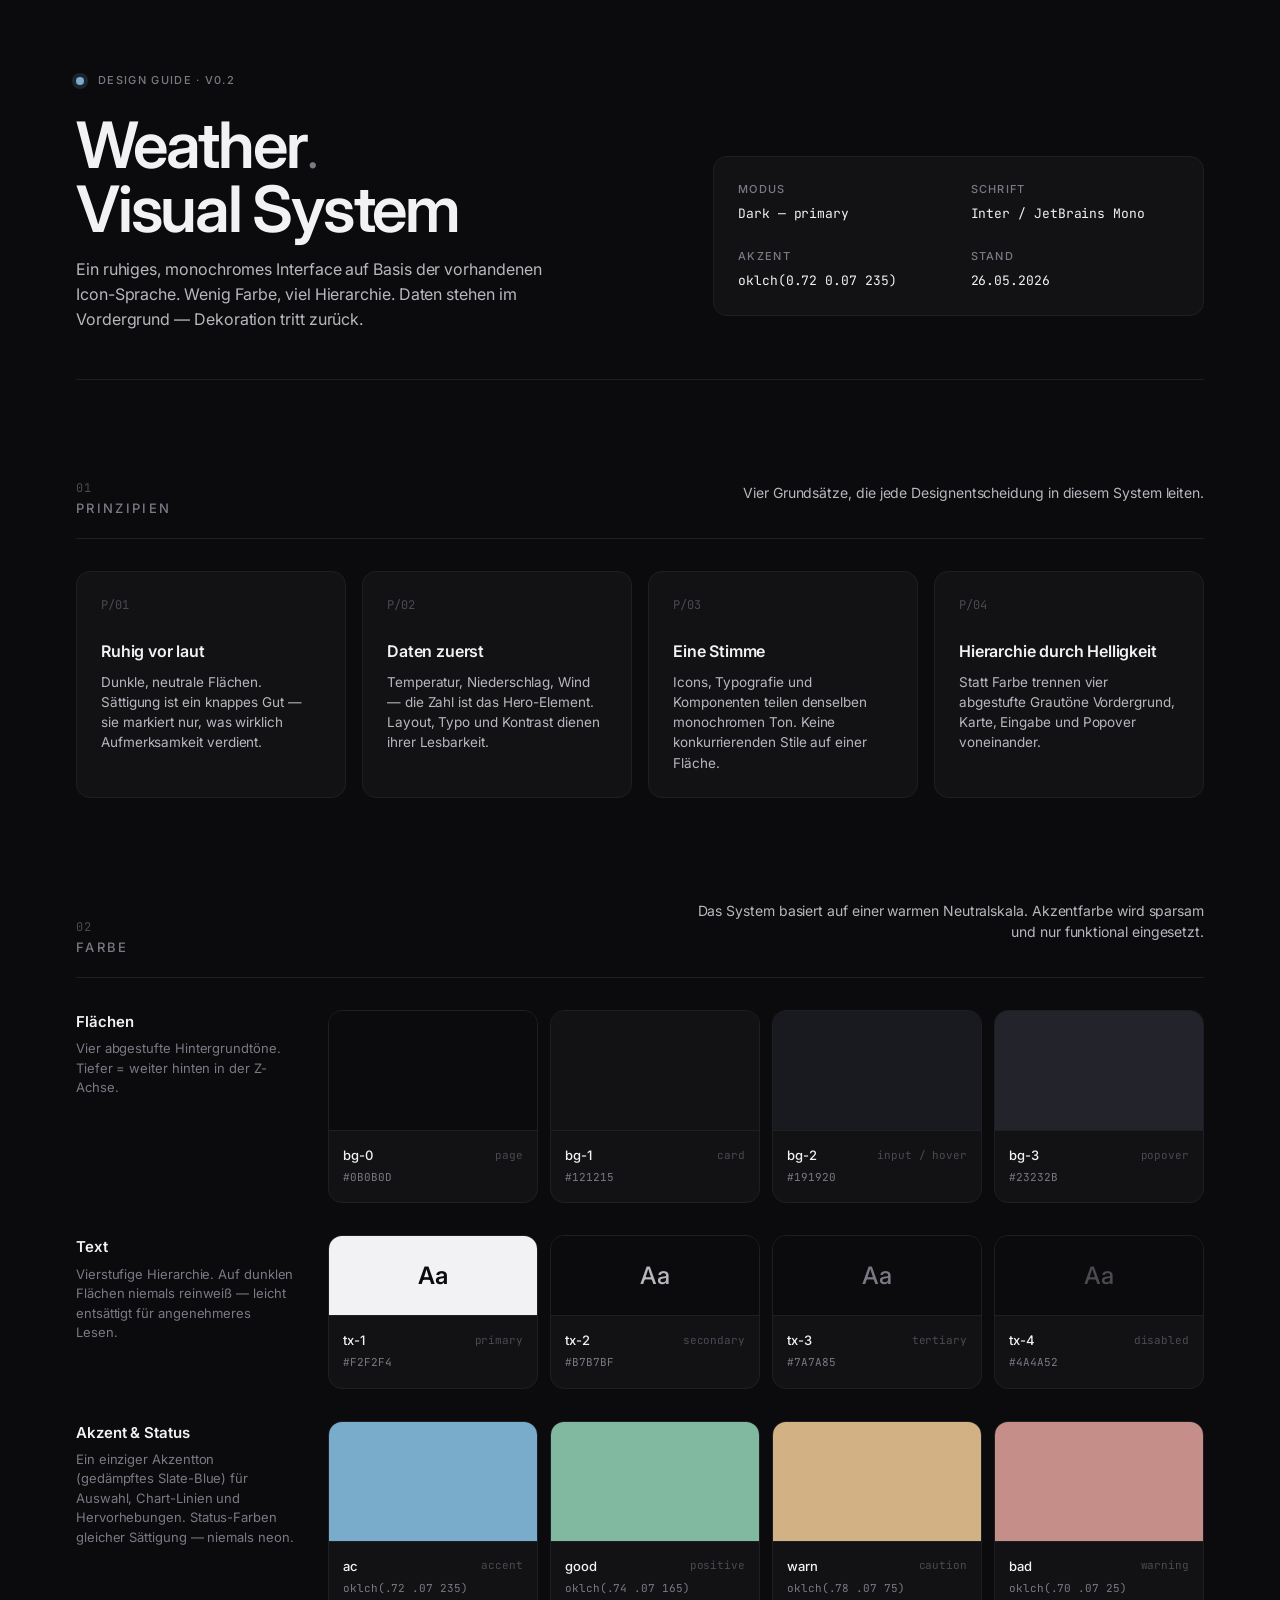
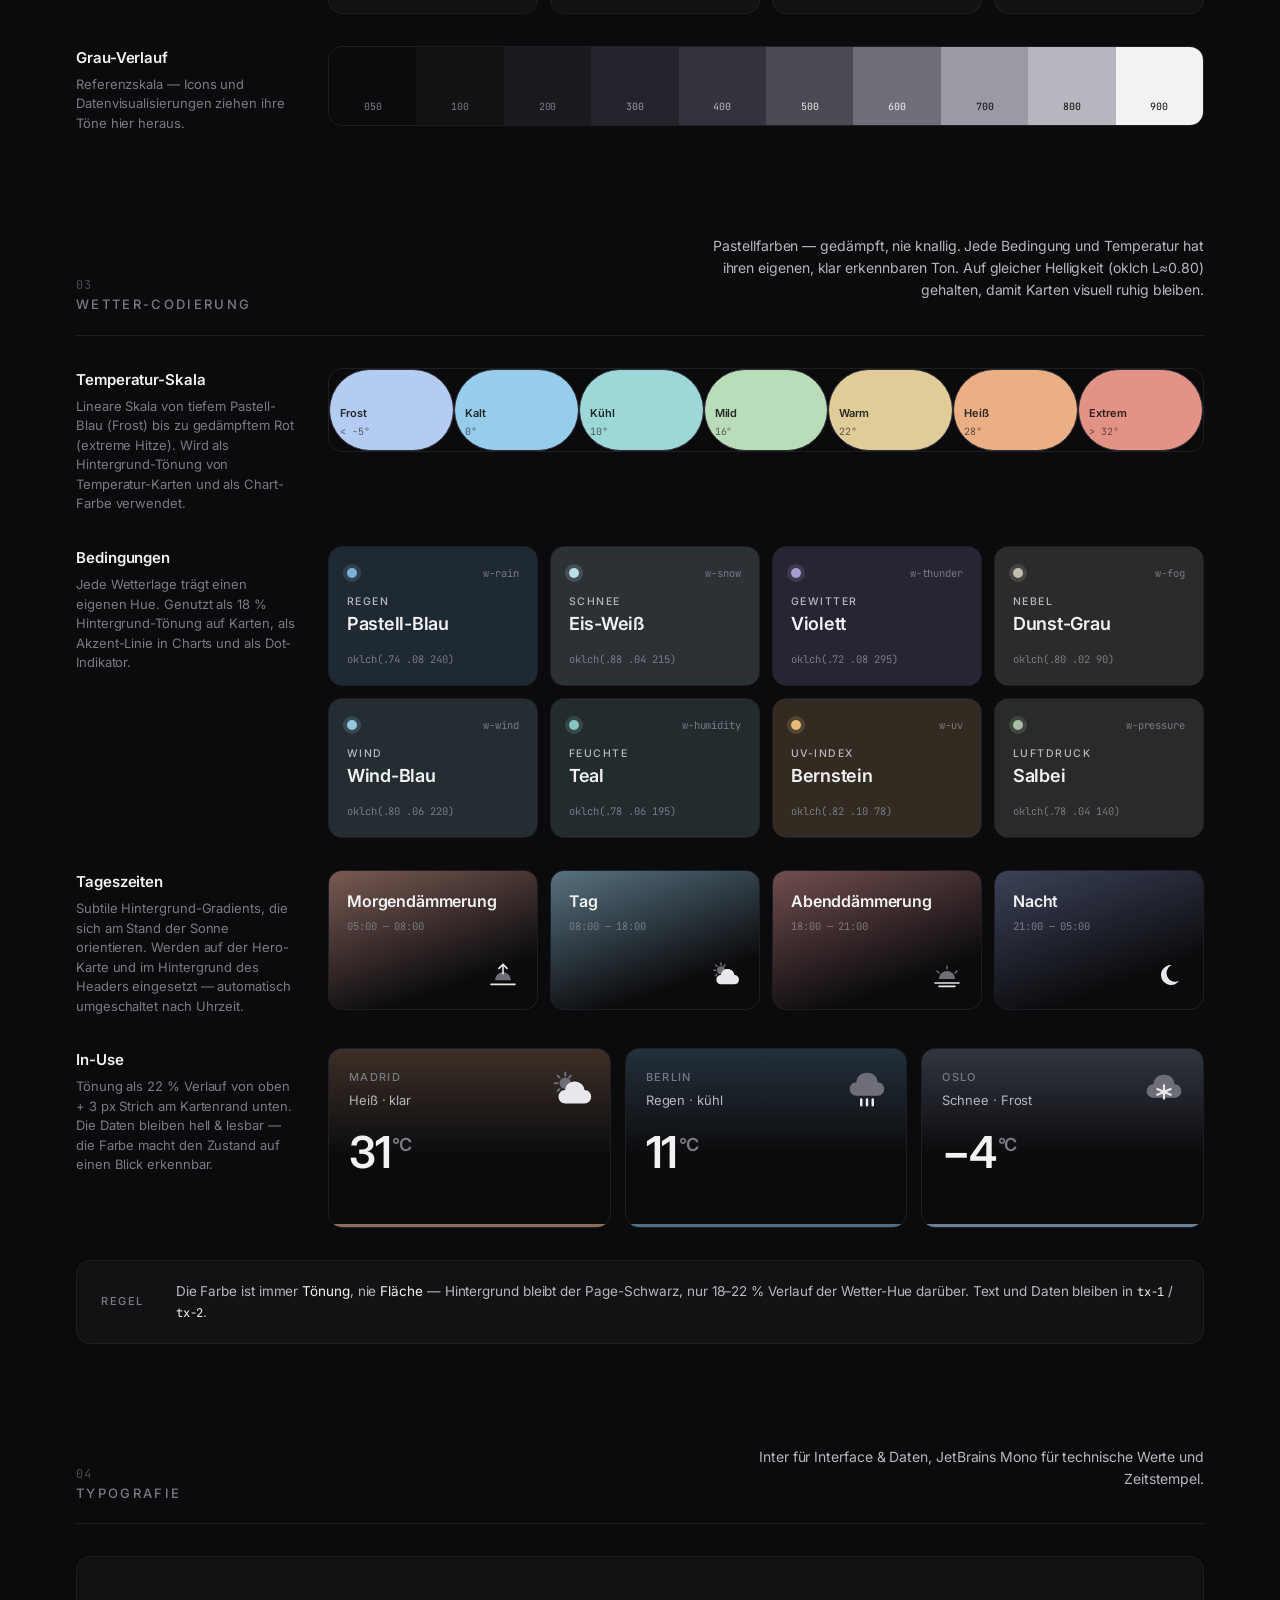
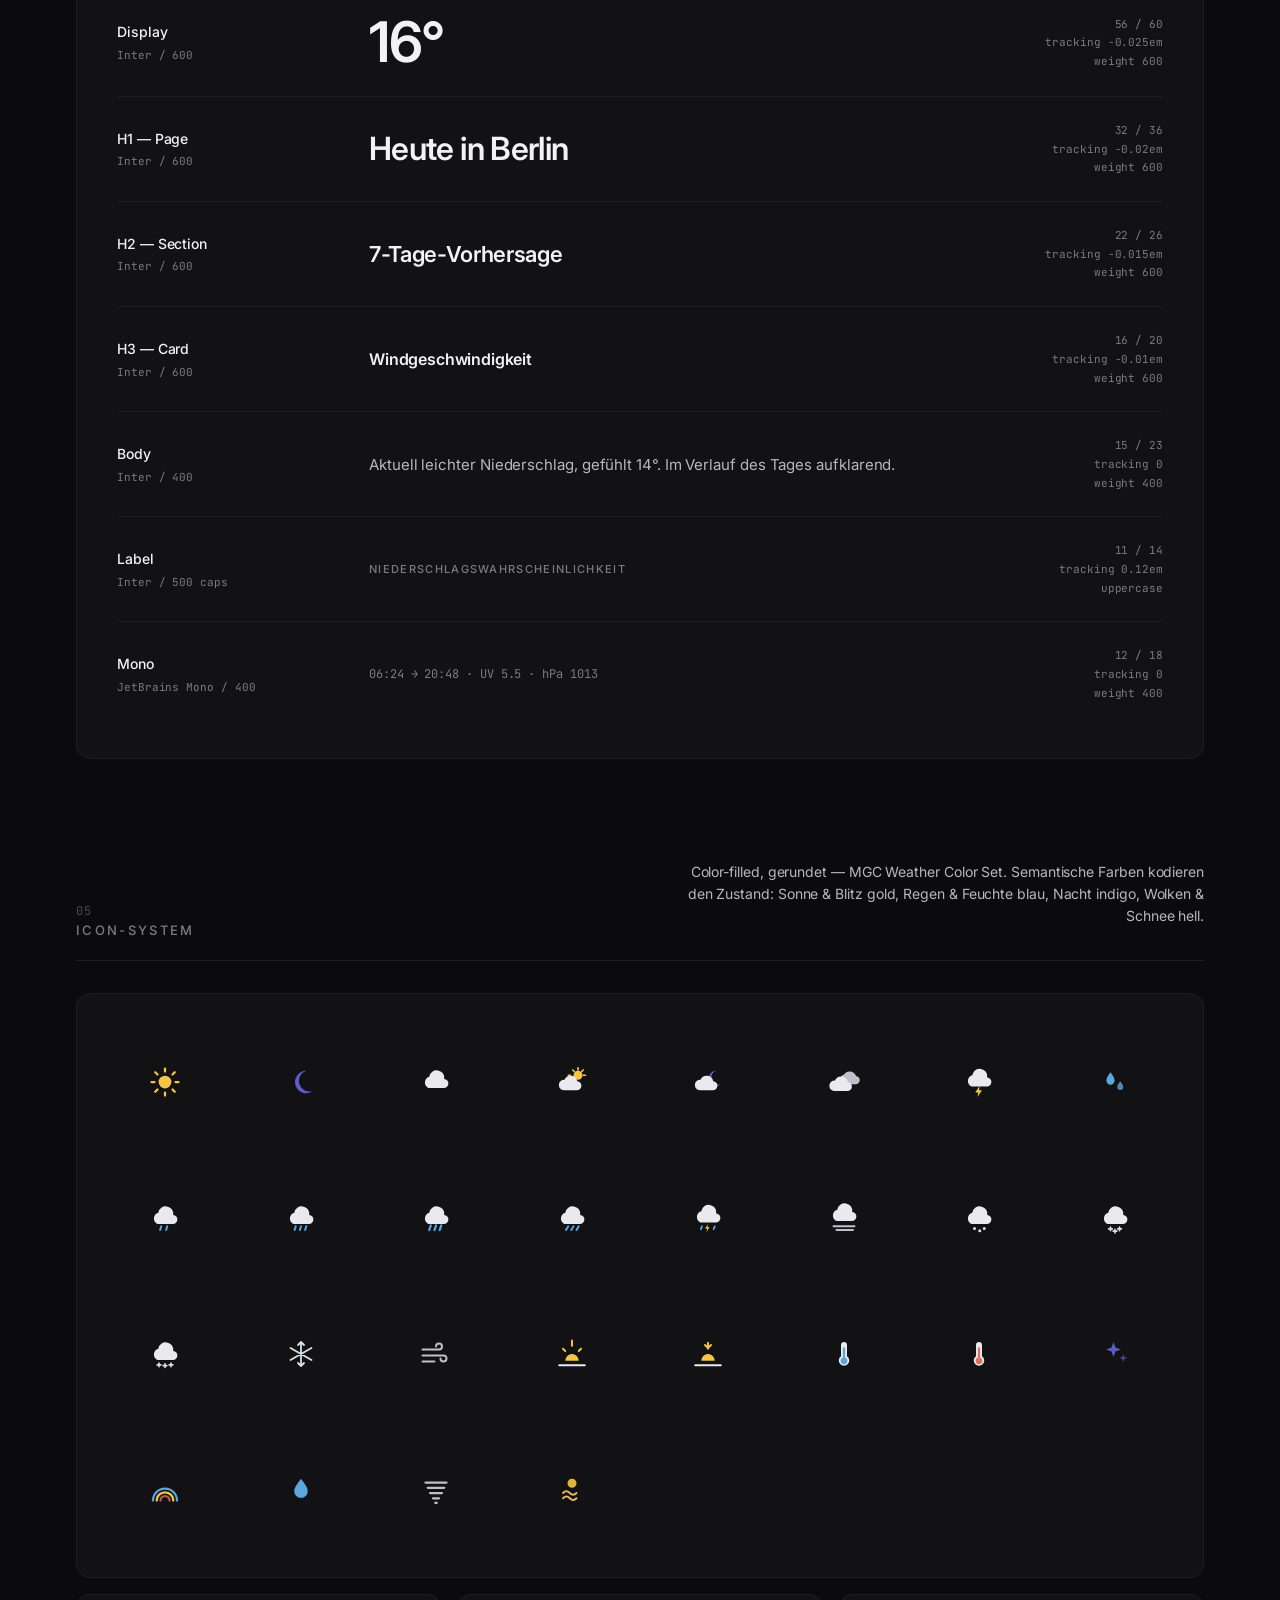
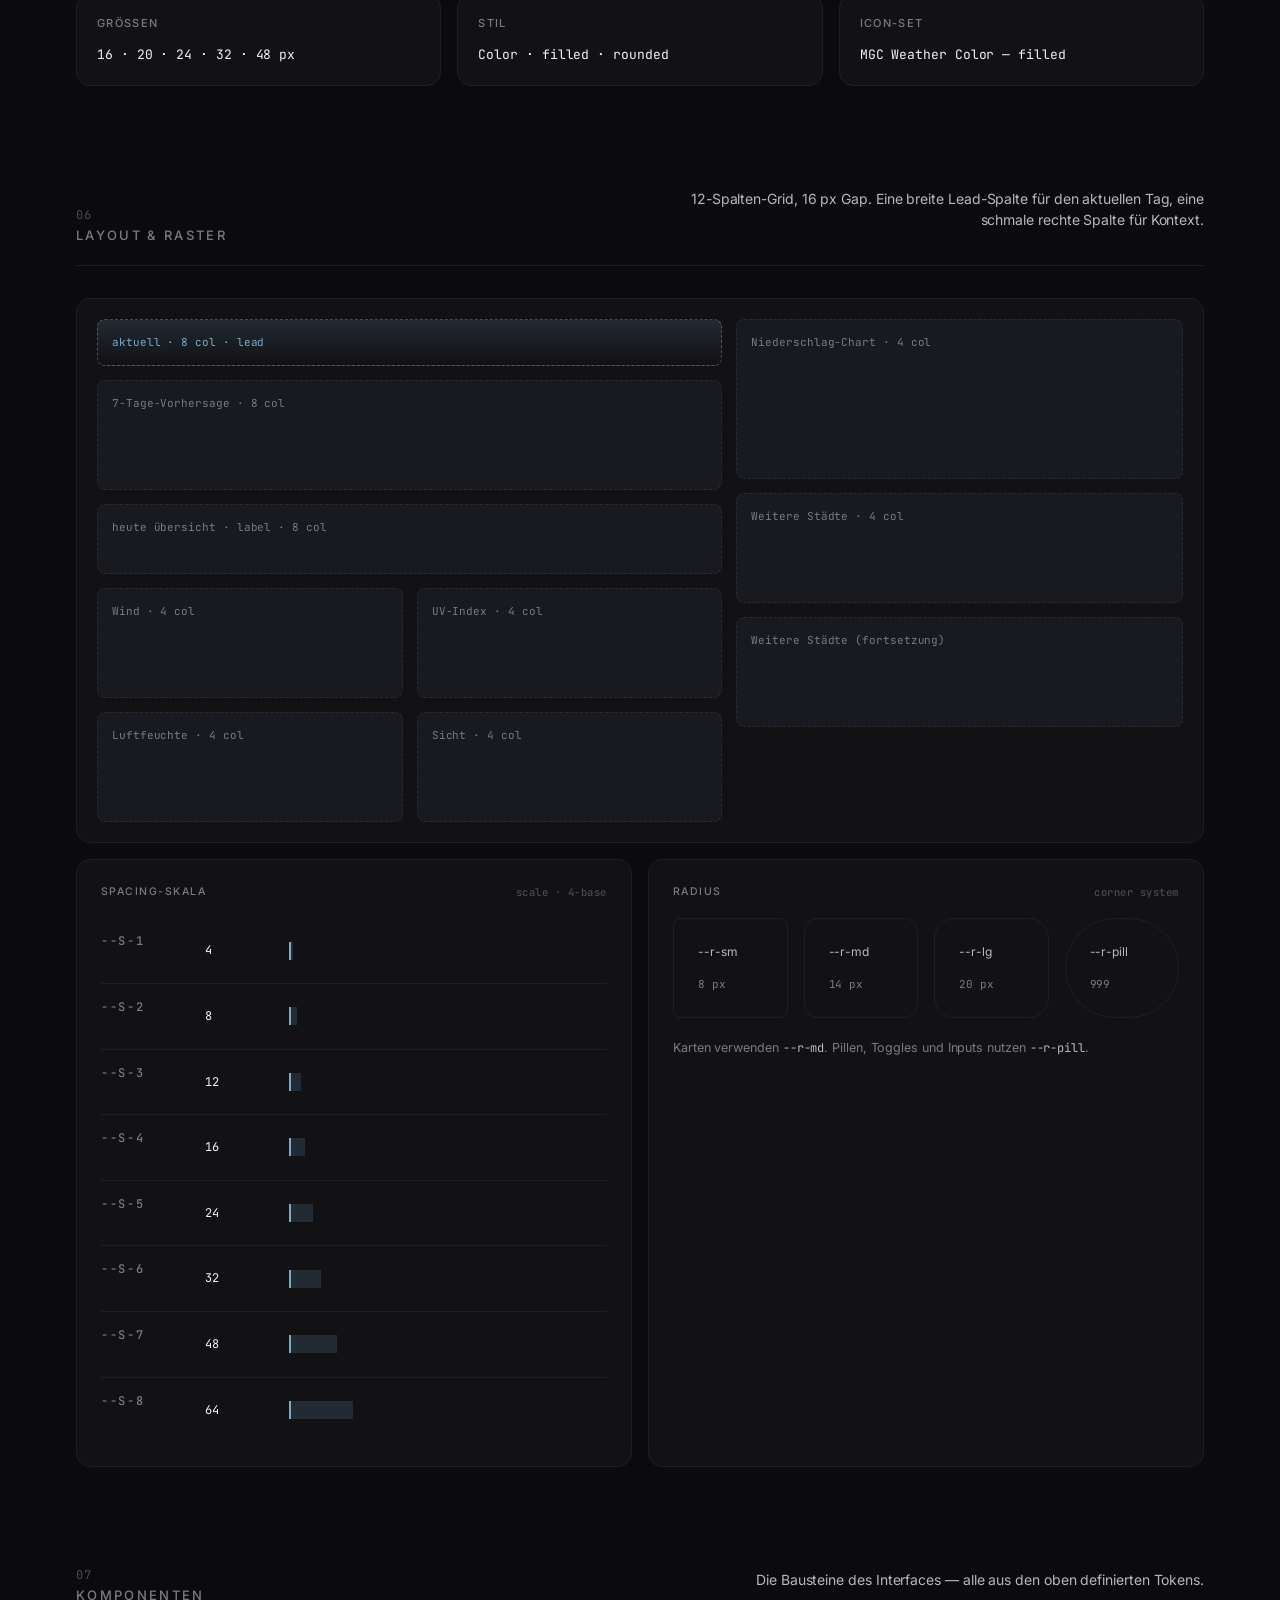
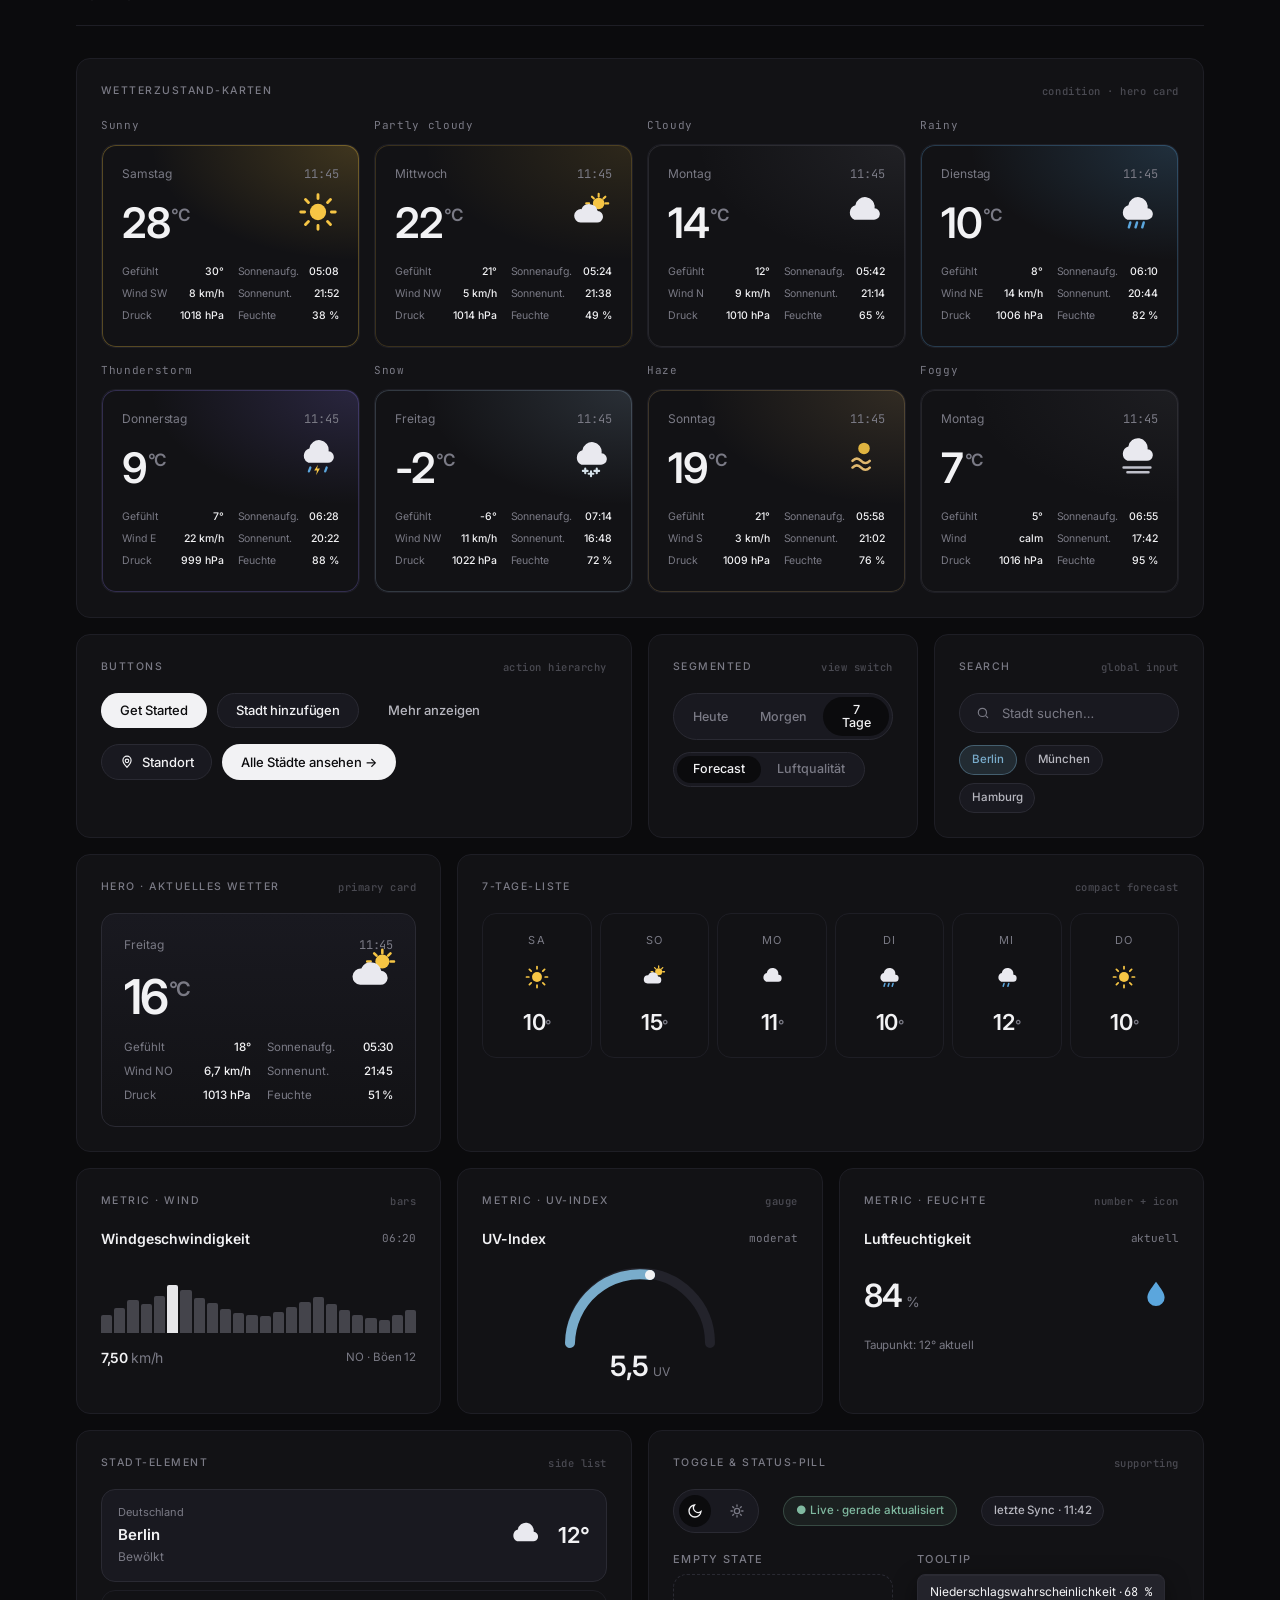
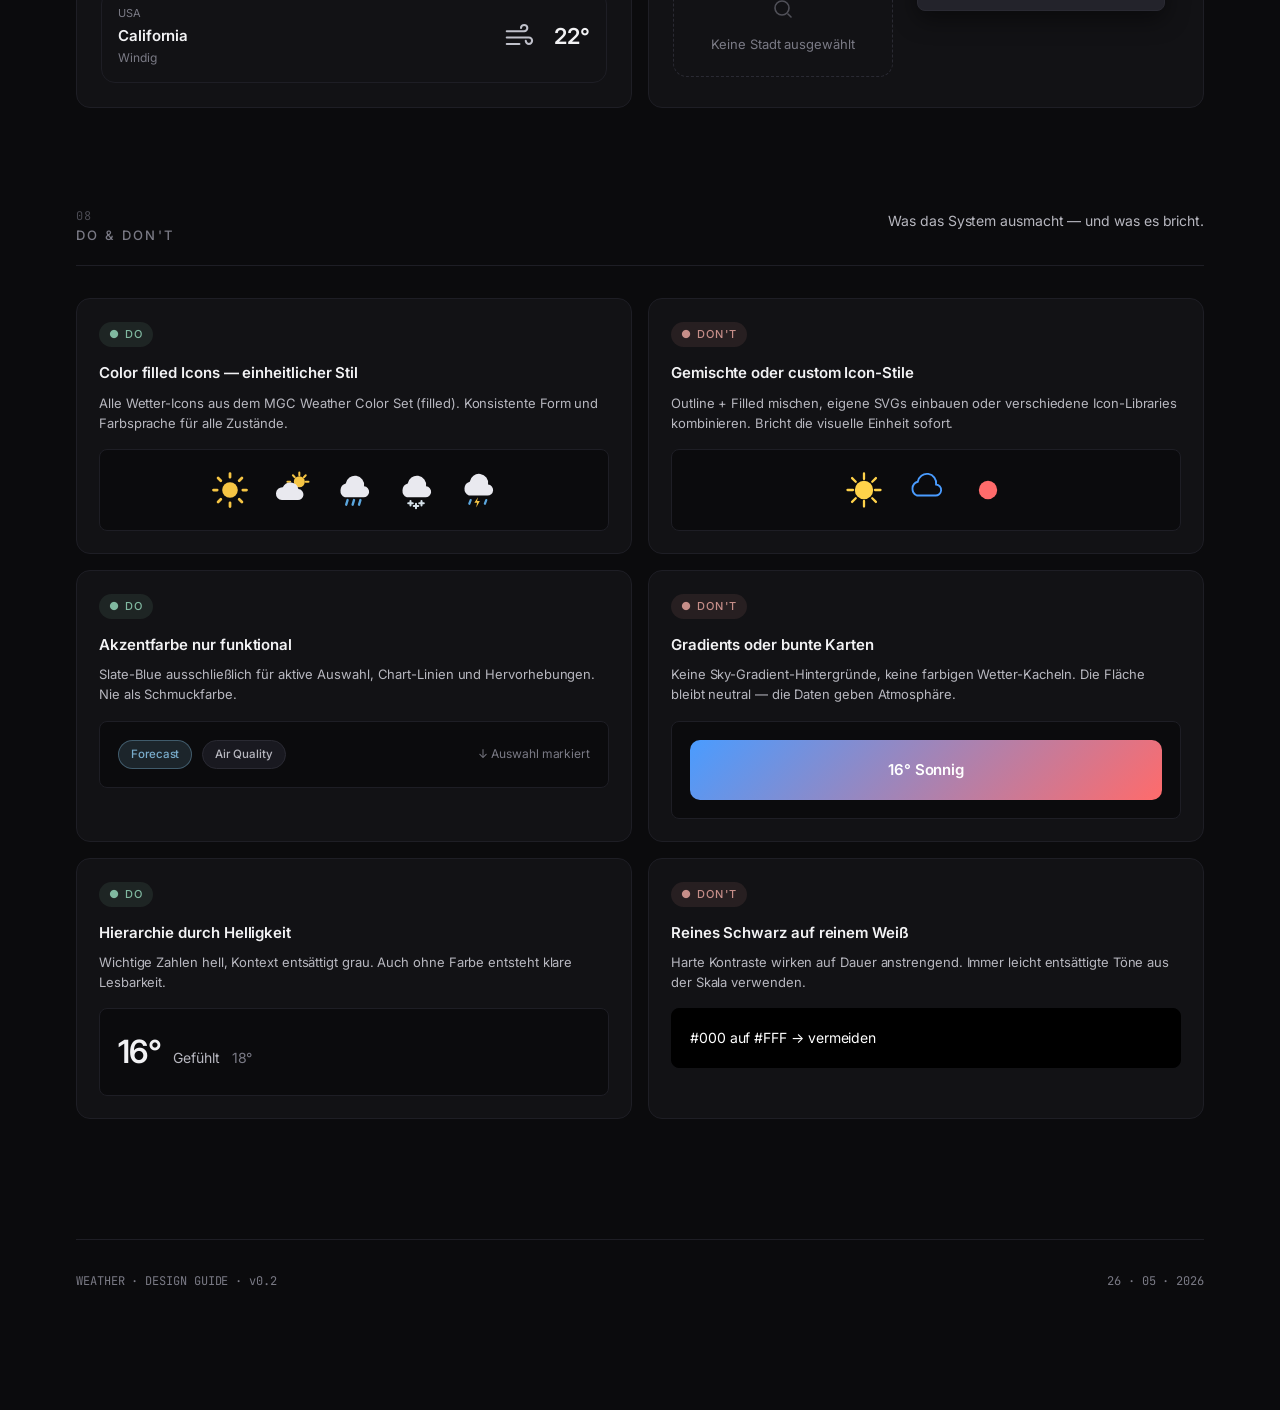
<file: Design Guide.html>
<!doctype html>
<html lang="de">
<head>
<meta charset="utf-8" />
<meta name="viewport" content="width=1280" />
<title>Weather — Design Guide</title>
<link rel="preconnect" href="https://fonts.googleapis.com">
<link rel="preconnect" href="https://fonts.gstatic.com" crossorigin>
<link href="https://fonts.googleapis.com/css2?family=Inter:wght@300;400;500;600;700&family=JetBrains+Mono:wght@400;500&display=swap" rel="stylesheet">
<style>
  /* ---------- Tokens ---------- */
  :root{
    /* surfaces — warm-neutral near-blacks, abgestimmt auf die Icons */
    --bg-0:      #0B0B0D;   /* page background */
    --bg-1:      #121215;   /* surface — cards */
    --bg-2:      #191920;   /* elevated — inputs, hover */
    --bg-3:      #23232B;   /* highest — popovers */

    /* borders & dividers */
    --line-1:    #1E1E25;
    --line-2:    #2A2A33;

    /* text */
    --tx-1:      #F2F2F4;   /* primary */
    --tx-2:      #B7B7BF;   /* secondary */
    --tx-3:      #7A7A85;   /* tertiary / labels */
    --tx-4:      #4A4A52;   /* disabled / hint */

    /* icon two-tone (legacy / line-icons) */
    --ic-fg:     #E8E8EC;
    --ic-bg:     #6E6E78;

    /* MGC Weather Color — semantische Icon-Palette */
    --i-sun:     #F6C544;   /* Sonne, Blitz, Sonnenauf/-untergang */
    --i-rain:    #5BA6DD;   /* Regen, Tropfen, Feuchte */
    --i-moon:    #5C5CC8;   /* Nacht, klarer Sternenhimmel */
    --i-cloud:   #E9E9EF;   /* Wolke, Schnee, Nebel (hell) */
    --i-cloud-d: #BFC0CA;   /* Wolke gedämpft / Schichtwolke */
    --i-ice:     #D6E2EA;   /* Schneeflocken, Hagel */
    --i-hot:     #E0705A;   /* heißes Thermometer */

    /* single accent — gedämpftes slate-blue */
    --ac:        oklch(0.72 0.07 235);
    --ac-soft:   oklch(0.72 0.07 235 / 0.16);
    --ac-line:   oklch(0.72 0.07 235 / 0.40);

    /* status (dezent, nicht knallig — alle gleiche chroma) */
    --good:      oklch(0.74 0.07 165);
    --warn:      oklch(0.78 0.07  75);
    --bad:       oklch(0.70 0.07  25);

    /* ---------- Wetter-Codierung (Pastell, semantisch) ---------- */
    /* Temperatur-Skala — kalt → heiß, gleiche Helligkeit, ansteigende chroma */
    --t-freeze:   oklch(0.84 0.06 260);  /* < -5°  · eis-lavendel */
    --t-cold:     oklch(0.82 0.07 235);  /*   0°   · pastell-blau */
    --t-cool:     oklch(0.84 0.06 195);  /*  10°   · pastell-cyan */
    --t-mild:     oklch(0.86 0.06 145);  /*  16°   · pastell-grün */
    --t-warm:     oklch(0.85 0.07  90);  /*  22°   · pastell-gelb */
    --t-hot:      oklch(0.80 0.09  55);  /*  28°   · pastell-orange */
    --t-extreme:  oklch(0.74 0.10  30);  /* > 32°  · gedämpftes rot */

    /* Bedingung — jede mit eigener gedämpfter Hue */
    --w-rain:     oklch(0.74 0.08 240);  /* tiefer pastell-blau */
    --w-snow:     oklch(0.88 0.04 215);  /* eis-weiß */
    --w-thunder:  oklch(0.72 0.08 295);  /* gewitter-violett */
    --w-fog:      oklch(0.80 0.02  90);  /* dunst-grau */
    --w-wind:     oklch(0.80 0.06 220);  /* wind-blau */
    --w-humidity: oklch(0.78 0.06 195);  /* feucht-teal */
    --w-uv:       oklch(0.82 0.10  78);  /* uv-bernstein */
    --w-pressure: oklch(0.78 0.04 140);  /* druck-salbei */

    /* Tageszeiten — Hintergrund-Tönungen */
    --tod-dawn:   oklch(0.74 0.07  35);  /* dämmerung */
    --tod-day:    oklch(0.80 0.06 230);  /* tag */
    --tod-dusk:   oklch(0.68 0.08  20);  /* abendrot */
    --tod-night:  oklch(0.55 0.06 270);  /* nacht-indigo */

    /* type */
    --ff-sans: 'Inter', system-ui, sans-serif;
    --ff-mono: 'JetBrains Mono', ui-monospace, monospace;

    /* radii */
    --r-sm: 8px;
    --r-md: 14px;
    --r-lg: 20px;
    --r-pill: 999px;

    /* shadows — sehr dezent, nur Höhe vermitteln */
    --sh-1: 0 1px 0 rgba(255,255,255,.02) inset, 0 1px 2px rgba(0,0,0,.4);
    --sh-2: 0 1px 0 rgba(255,255,255,.03) inset, 0 8px 24px rgba(0,0,0,.45);
  }

  *,*::before,*::after{ box-sizing:border-box; }
  html,body{ margin:0; background:var(--bg-0); color:var(--tx-1); font-family:var(--ff-sans); -webkit-font-smoothing:antialiased; }
  body{ font-size:15px; line-height:1.55; font-weight:400; letter-spacing:-0.005em; }

  a{ color:var(--ac); text-decoration:none; }

  /* page shell */
  .page{ max-width:1240px; margin:0 auto; padding:72px 56px 120px; }

  /* ---------- Type scale (in-use) ---------- */
  .display{ font-size:56px; line-height:1.05; letter-spacing:-0.025em; font-weight:600; }
  .h1{ font-size:32px; line-height:1.15; letter-spacing:-0.02em; font-weight:600; }
  .h2{ font-size:22px; line-height:1.2; letter-spacing:-0.015em; font-weight:600; }
  .h3{ font-size:16px; line-height:1.3; letter-spacing:-0.01em; font-weight:600; }
  .body{ font-size:15px; line-height:1.55; color:var(--tx-2); }
  .label{ font-size:11px; letter-spacing:.12em; text-transform:uppercase; color:var(--tx-3); font-weight:500; }
  .mono{ font-family:var(--ff-mono); font-size:12px; color:var(--tx-3); }

  /* ---------- Section frame ---------- */
  section{ margin-top:88px; }
  section > header{ display:flex; align-items:flex-end; justify-content:space-between; gap:32px; padding-bottom:20px; border-bottom:1px solid var(--line-1); margin-bottom:32px; }
  section > header h2{ margin:0; font-size:13px; letter-spacing:.18em; text-transform:uppercase; color:var(--tx-3); font-weight:500; }
  section > header .sec-num{ font-family:var(--ff-mono); color:var(--tx-4); font-size:12px; letter-spacing:.05em; }
  section > header .sec-desc{ color:var(--tx-2); max-width:520px; font-size:14px; text-align:right; }

  /* ---------- Cover ---------- */
  .cover{ display:grid; grid-template-columns: 1.2fr 1fr; gap:48px; align-items:end; padding-bottom:48px; border-bottom:1px solid var(--line-1); }
  .cover .crumb{ display:flex; gap:14px; align-items:center; margin-bottom:24px; }
  .cover .crumb .dot{ width:8px; height:8px; border-radius:50%; background:var(--ac); box-shadow:0 0 0 4px var(--ac-soft); }
  .cover h1{ margin:0 0 16px; font-size:64px; line-height:1; letter-spacing:-0.035em; font-weight:600; }
  .cover h1 em{ font-style:normal; color:var(--tx-3); font-weight:300; }
  .cover p{ margin:0; color:var(--tx-2); max-width:480px; font-size:16px; }
  .cover .meta{ display:grid; grid-template-columns:repeat(2,1fr); gap:24px; border:1px solid var(--line-1); border-radius:var(--r-md); padding:24px; background:var(--bg-1); }
  .cover .meta dt{ font-size:11px; letter-spacing:.12em; text-transform:uppercase; color:var(--tx-3); font-weight:500; margin-bottom:6px; }
  .cover .meta dd{ margin:0; color:var(--tx-1); font-family:var(--ff-mono); font-size:13px; }

  /* ---------- Principles ---------- */
  .principles{ display:grid; grid-template-columns:repeat(4,1fr); gap:16px; }
  .principle{ border:1px solid var(--line-1); border-radius:var(--r-md); padding:24px; background:var(--bg-1); min-height:180px; display:flex; flex-direction:column; }
  .principle .num{ font-family:var(--ff-mono); color:var(--tx-4); font-size:12px; margin-bottom:24px; }
  .principle h3{ margin:0 0 8px; font-size:16px; font-weight:600; letter-spacing:-0.01em; }
  .principle p{ margin:0; color:var(--tx-2); font-size:13.5px; line-height:1.5; }

  /* ---------- Color ---------- */
  .swatch-grid{ display:grid; grid-template-columns:repeat(5,1fr); gap:12px; }
  .swatch{ border:1px solid var(--line-1); border-radius:var(--r-md); overflow:hidden; background:var(--bg-1); }
  .swatch .fill{ display:block; height:120px; width:100%; border-bottom:1px solid var(--line-1); border-radius:0; padding:0; }
  .swatch .meta{ padding:14px 14px 16px; }
  .swatch .meta .name{ font-size:13px; font-weight:500; color:var(--tx-1); margin-bottom:4px; display:flex; justify-content:space-between; align-items:center; }
  .swatch .meta .name span{ color:var(--tx-4); font-family:var(--ff-mono); font-size:11px; font-weight:400; }
  .swatch .meta .hex{ font-family:var(--ff-mono); font-size:11px; color:var(--tx-3); }

  .palette-row{ display:grid; grid-template-columns: 220px 1fr; gap:32px; margin-bottom:32px; align-items:start; }
  .palette-row h3{ margin:0 0 6px; font-size:15px; font-weight:600; }
  .palette-row p{ margin:0; color:var(--tx-3); font-size:13px; line-height:1.5; }

  .gray-ramp{ display:flex; border:1px solid var(--line-1); border-radius:var(--r-md); overflow:hidden; height:80px; }
  .gray-ramp > div{ flex:1; display:flex; align-items:flex-end; justify-content:center; padding-bottom:10px; font-family:var(--ff-mono); font-size:10px; }

  /* ---------- Weather coding ---------- */
  .wcode-grid{ display:grid; grid-template-columns:repeat(4,1fr); gap:12px; }
  .wcode{ position:relative; border-radius:var(--r-md); overflow:hidden; min-height:140px; padding:18px; display:flex; flex-direction:column; justify-content:space-between; color:var(--tx-1); border:1px solid var(--line-1); }
  .wcode::before{ content:""; position:absolute; inset:0; background:var(--wc); opacity:.18; z-index:0; }
  .wcode > *{ position:relative; z-index:1; }
  .wcode .top{ display:flex; align-items:center; justify-content:space-between; }
  .wcode .top .dot{ width:10px; height:10px; border-radius:50%; background:var(--wc); box-shadow:0 0 0 4px color-mix(in oklch, var(--wc) 18%, transparent); }
  .wcode .label{ font-size:10.5px; letter-spacing:.14em; text-transform:uppercase; color:var(--tx-2); font-weight:500; }
  .wcode .name{ font-size:18px; font-weight:600; letter-spacing:-0.015em; }
  .wcode .v{ font-family:var(--ff-mono); font-size:10.5px; color:var(--tx-3); }

  .temp-ramp{ display:flex; height:84px; border:1px solid var(--line-1); border-radius:var(--r-md); overflow:hidden; }
  .temp-ramp .seg{ flex:1; display:flex; flex-direction:column; justify-content:flex-end; padding:10px; color:rgba(11,11,13,.85); }
  .temp-ramp .seg .l{ font-size:11px; font-weight:600; letter-spacing:-0.005em; }
  .temp-ramp .seg .r{ font-family:var(--ff-mono); font-size:10px; opacity:.7; margin-top:2px; }

  .tod-row{ display:grid; grid-template-columns:repeat(4,1fr); gap:12px; }
  .tod{ position:relative; height:140px; border-radius:var(--r-md); overflow:hidden; padding:18px; display:flex; flex-direction:column; justify-content:space-between; border:1px solid var(--line-1); }
  .tod::before{ content:""; position:absolute; inset:0; background:linear-gradient(160deg, var(--tc) 0%, transparent 75%); opacity:.55; z-index:0; }
  .tod > *{ position:relative; z-index:1; }
  .tod .name{ font-size:16px; font-weight:600; letter-spacing:-0.01em; }
  .tod .v{ font-family:var(--ff-mono); font-size:10.5px; color:var(--tx-3); }
  .tod svg{ width:32px; height:32px; align-self:flex-end; }

  .wcards{ display:grid; grid-template-columns:repeat(3,1fr); gap:14px; }
  .wcard-demo{ position:relative; border:1px solid var(--line-1); border-radius:var(--r-md); padding:20px; min-height:180px; overflow:hidden; }
  .wcard-demo::before{ content:""; position:absolute; inset:0; background:linear-gradient(180deg, color-mix(in oklch, var(--wc) 22%, transparent), transparent 60%); z-index:0; }
  .wcard-demo > *{ position:relative; z-index:1; }
  .wcard-demo .city{ font-size:11px; color:var(--tx-3); letter-spacing:.12em; text-transform:uppercase; font-weight:500; }
  .wcard-demo .cond{ font-size:13px; color:var(--tx-2); margin-top:4px; }
  .wcard-demo .t{ font-size:44px; font-weight:600; letter-spacing:-0.03em; line-height:1; margin-top:20px; display:flex; align-items:flex-start; }
  .wcard-demo .t .deg{ font-size:18px; color:var(--tx-3); margin-top:6px; margin-left:2px; }
  .wcard-demo .ic{ position:absolute; right:16px; top:18px; width:46px; height:46px; z-index:1; }
  .wcard-demo .bar{ position:absolute; left:0; right:0; bottom:0; height:3px; background:var(--wc); opacity:.6; }

  /* ---------- Type spec ---------- */
  .type-row{ display:grid; grid-template-columns: 220px 1fr 200px; gap:32px; padding:24px 0; border-bottom:1px solid var(--line-1); align-items:center; }
  .type-row:last-child{ border-bottom:none; }
  .type-row .name{ display:flex; flex-direction:column; gap:4px; }
  .type-row .name .lbl{ font-size:14px; font-weight:500; }
  .type-row .name .sub{ font-size:11px; color:var(--tx-3); font-family:var(--ff-mono); }
  .type-row .spec{ font-family:var(--ff-mono); font-size:11px; color:var(--tx-3); text-align:right; line-height:1.7; }

  /* ---------- Icons ---------- */
  .icon-grid{ display:grid; grid-template-columns:repeat(8,1fr); gap:8px; border:1px solid var(--line-1); border-radius:var(--r-md); padding:24px; background:var(--bg-1); }
  .icon-cell{ aspect-ratio:1; display:flex; align-items:center; justify-content:center; border-radius:var(--r-sm); transition:background .15s; }
  .icon-cell:hover{ background:var(--bg-2); }
  .icon-cell svg{ width:36px; height:36px; }

  /* icon two-tone style — legacy / line-icons */
  .ic-fg{ fill:var(--ic-fg); }
  .ic-bg{ fill:var(--ic-bg); }

  /* color-filled icon helper */
  .wi{ display:inline-block; line-height:0; }
  .wi svg{ display:block; width:100%; height:100%; }

  /* ---------- Condition cards (Zustands-Tönung) ---------- */
  .wzc-wrap{ display:grid; grid-template-columns:repeat(4,1fr); gap:14px; }
  .wzc-col .wzc-cl{ font-size:11px; color:var(--tx-3); letter-spacing:.06em; margin-bottom:10px; font-family:var(--ff-mono); }
  .wzc{ position:relative; border:1px solid var(--line-1); border-radius:var(--r-md); padding:20px; overflow:hidden; min-height:204px; }
  .wzc::before{ content:""; position:absolute; inset:0; background:radial-gradient(135% 95% at 100% 0%, var(--ct, transparent), transparent 60%); pointer-events:none; }
  .wzc::after{ content:""; position:absolute; inset:0; border-radius:var(--r-md); box-shadow:inset 0 0 0 1px var(--cb, transparent); pointer-events:none; }
  .wzc > *{ position:relative; z-index:1; }
  .wzc .top{ display:flex; justify-content:space-between; align-items:center; font-size:12px; color:var(--tx-3); }
  .wzc .top .mono{ font-family:var(--ff-mono); }
  .wzc .ic{ position:absolute; right:18px; top:44px; width:46px; height:46px; }
  .wzc .temp{ font-size:42px; font-weight:600; letter-spacing:-0.035em; line-height:1; margin-top:18px; display:flex; align-items:flex-start; }
  .wzc .temp .deg{ font-size:17px; color:var(--tx-3); margin-top:5px; margin-left:2px; }
  .wzc .st{ display:grid; grid-template-columns:1fr 1fr; gap:6px 14px; margin-top:20px; }
  .wzc .st .r{ display:flex; justify-content:space-between; gap:6px; font-size:10.5px; }
  .wzc .st .r .k{ color:var(--tx-3); white-space:nowrap; }
  .wzc .st .r .v{ color:var(--tx-1); font-weight:500; white-space:nowrap; }

  .icon-spec{ display:grid; grid-template-columns:repeat(3,1fr); gap:16px; margin-top:16px; }
  .icon-spec .box{ border:1px solid var(--line-1); border-radius:var(--r-md); padding:20px; background:var(--bg-1); }
  .icon-spec .box .label{ margin-bottom:12px; }
  .icon-spec .box .v{ font-family:var(--ff-mono); font-size:13px; color:var(--tx-1); }

  /* ---------- Components ---------- */
  .comp-grid{ display:grid; grid-template-columns:repeat(12,1fr); gap:16px; }
  .comp{ background:var(--bg-1); border:1px solid var(--line-1); border-radius:var(--r-md); padding:24px; }
  .comp .lbl{ font-size:10.5px; letter-spacing:.14em; text-transform:uppercase; color:var(--tx-3); font-weight:500; margin-bottom:18px; display:flex; justify-content:space-between; }
  .comp .lbl .meta{ color:var(--tx-4); font-family:var(--ff-mono); letter-spacing:.05em; text-transform:none; }

  .span-3{ grid-column: span 3; }
  .span-4{ grid-column: span 4; }
  .span-6{ grid-column: span 6; }
  .span-8{ grid-column: span 8; }
  .span-12{ grid-column: span 12; }

  /* buttons */
  .btn{ display:inline-flex; align-items:center; gap:8px; padding:10px 18px; border-radius:var(--r-pill); font:500 13px/1 var(--ff-sans); border:1px solid transparent; cursor:pointer; transition:all .15s; letter-spacing:-0.005em; }
  .btn-primary{ background:var(--tx-1); color:var(--bg-0); }
  .btn-primary:hover{ background:#fff; }
  .btn-secondary{ background:var(--bg-2); color:var(--tx-1); border-color:var(--line-2); }
  .btn-secondary:hover{ background:var(--bg-3); }
  .btn-ghost{ background:transparent; color:var(--tx-2); }
  .btn-ghost:hover{ color:var(--tx-1); background:var(--bg-2); }
  .btn-row{ display:flex; gap:10px; flex-wrap:wrap; }

  /* segmented */
  .seg{ display:inline-flex; background:var(--bg-2); border:1px solid var(--line-2); border-radius:var(--r-pill); padding:3px; }
  .seg button{ background:transparent; border:none; color:var(--tx-3); padding:7px 16px; border-radius:var(--r-pill); font:500 12.5px/1 var(--ff-sans); cursor:pointer; }
  .seg button.on{ background:var(--bg-0); color:var(--tx-1); }

  /* input */
  .input{ display:flex; align-items:center; gap:10px; background:var(--bg-2); border:1px solid var(--line-2); border-radius:var(--r-pill); padding:10px 16px; color:var(--tx-3); font-size:13px; }
  .input svg{ width:14px; height:14px; flex-shrink:0; }
  .input input{ background:none; border:none; outline:none; color:var(--tx-1); font:400 13px var(--ff-sans); flex:1; }
  .input input::placeholder{ color:var(--tx-3); }

  /* chip */
  .chip{ display:inline-flex; align-items:center; gap:6px; padding:5px 12px; border-radius:var(--r-pill); background:var(--bg-2); border:1px solid var(--line-2); color:var(--tx-2); font-size:11.5px; font-weight:500; }
  .chip.on{ background:var(--ac-soft); border-color:var(--ac-line); color:var(--ac); }
  .chip-row{ display:flex; gap:8px; flex-wrap:wrap; }

  /* weather card */
  .wcard{ background:linear-gradient(180deg, var(--bg-2), var(--bg-1)); border:1px solid var(--line-2); border-radius:var(--r-md); padding:22px; position:relative; overflow:hidden; }
  .wcard .top{ display:flex; justify-content:space-between; align-items:center; font-size:12px; color:var(--tx-3); margin-bottom:18px; }
  .wcard .temp{ font-size:48px; font-weight:600; letter-spacing:-0.04em; line-height:1; display:flex; align-items:flex-start; }
  .wcard .temp .deg{ font-size:20px; color:var(--tx-3); margin-top:6px; margin-left:2px; }
  .wcard .stats{ display:grid; grid-template-columns:1fr 1fr; gap:6px 16px; margin-top:18px; }
  .wcard .stats .row{ display:flex; justify-content:space-between; font-size:11.5px; }
  .wcard .stats .row .k{ color:var(--tx-3); }
  .wcard .stats .row .v{ color:var(--tx-1); font-weight:500; }
  .wcard .ic{ position:absolute; right:14px; top:30px; }

  /* day-mini */
  .day{ background:var(--bg-1); border:1px solid var(--line-1); border-radius:var(--r-md); padding:18px 14px; text-align:center; }
  .day .d{ font-size:11px; letter-spacing:.12em; text-transform:uppercase; color:var(--tx-3); margin-bottom:14px; }
  .day .ic{ display:flex; justify-content:center; margin-bottom:14px; }
  .day .t{ font-size:22px; font-weight:600; letter-spacing:-0.02em; }
  .day .t .deg{ color:var(--tx-3); font-size:14px; }
  .day-row{ display:grid; grid-template-columns:repeat(6,1fr); gap:8px; }

  /* metric card */
  .metric{ background:var(--bg-1); border:1px solid var(--line-1); border-radius:var(--r-md); padding:22px; }
  .metric .head{ display:flex; justify-content:space-between; align-items:center; margin-bottom:24px; }
  .metric .head .t{ font-size:14px; font-weight:600; }
  .metric .head .sub{ font-size:11px; color:var(--tx-3); font-family:var(--ff-mono); }
  .metric .v{ font-size:32px; font-weight:600; letter-spacing:-0.025em; line-height:1; }
  .metric .v .u{ font-size:14px; color:var(--tx-3); font-weight:400; margin-left:4px; }
  .metric .foot{ display:flex; justify-content:space-between; align-items:center; margin-top:16px; font-size:11.5px; color:var(--tx-3); }

  /* bars (wind) */
  .bars{ display:flex; align-items:flex-end; gap:2px; height:60px; margin-top:18px; }
  .bars span{ flex:1; background:var(--ic-bg); border-radius:2px 2px 0 0; opacity:.55; }
  .bars span.hi{ background:var(--tx-1); opacity:.95; }

  /* gauge */
  .gauge{ position:relative; height:80px; margin-top:8px; display:flex; align-items:flex-end; justify-content:center; }
  .gauge svg{ width:160px; height:90px; }

  /* spacing scale */
  .scale-row{ display:flex; align-items:center; gap:24px; padding:14px 0; border-bottom:1px solid var(--line-1); }
  .scale-row:last-child{ border-bottom:none; }
  .scale-row .lbl{ font-family:var(--ff-mono); font-size:12px; color:var(--tx-3); width:80px; }
  .scale-row .px{ font-family:var(--ff-mono); font-size:12px; color:var(--tx-1); width:60px; }
  .scale-row .vis{ height:18px; background:var(--ac-soft); border-left:2px solid var(--ac); }

  /* radius demo */
  .radius-row{ display:grid; grid-template-columns:repeat(4,1fr); gap:16px; }
  .radius-row .box{ background:var(--bg-1); border:1px solid var(--line-1); padding:24px; height:100px; display:flex; flex-direction:column; justify-content:space-between; }
  .radius-row .box .px{ font-family:var(--ff-mono); font-size:11px; color:var(--tx-3); }
  .radius-row .box .name{ font-size:12px; color:var(--tx-2); }

  /* dos & donts */
  .rules{ display:grid; grid-template-columns:1fr 1fr; gap:16px; }
  .rule{ border:1px solid var(--line-1); border-radius:var(--r-md); padding:22px; background:var(--bg-1); }
  .rule .tag{ display:inline-flex; align-items:center; gap:6px; font-size:11px; letter-spacing:.12em; text-transform:uppercase; font-weight:500; padding:4px 10px; border-radius:var(--r-pill); margin-bottom:14px; }
  .rule.do .tag{ background:rgba(140,200,170,.10); color:var(--good); }
  .rule.dont .tag{ background:rgba(220,150,140,.10); color:var(--bad); }
  .rule h3{ margin:0 0 8px; font-size:15px; font-weight:600; }
  .rule p{ margin:0; color:var(--tx-2); font-size:13px; line-height:1.55; }
  .rule .demo{ margin-top:16px; padding:18px; background:var(--bg-0); border-radius:var(--r-sm); border:1px solid var(--line-1); }

  /* layout/grid demo */
  .grid-demo{ background:var(--bg-1); border:1px solid var(--line-1); border-radius:var(--r-md); padding:20px; position:relative; }
  .grid-demo .frame{ display:grid; grid-template-columns: 1.4fr 1fr; gap:14px; }
  .grid-demo .col{ display:flex; flex-direction:column; gap:14px; }
  .grid-demo .blk{ background:var(--bg-2); border:1px dashed var(--line-2); border-radius:var(--r-sm); padding:14px; color:var(--tx-3); font-size:11px; font-family:var(--ff-mono); }
  .grid-demo .blk.tall{ height:160px; }
  .grid-demo .blk.med{ height:110px; }
  .grid-demo .blk.short{ height:70px; }
  .grid-demo .blk.lead{ background:linear-gradient(180deg, var(--ac-soft), transparent); border-color:var(--ac-line); color:var(--ac); }

  /* footer */
  footer{ margin-top:120px; padding-top:32px; border-top:1px solid var(--line-1); display:flex; justify-content:space-between; color:var(--tx-3); font-size:12px; font-family:var(--ff-mono); }
</style>
</head>
<body>
<main class="page">

  <!-- ============================================================
       COVER
       ============================================================ -->
  <header class="cover">
    <div>
      <div class="crumb">
        <span class="dot"></span>
        <span class="label">Design Guide · v0.2</span>
      </div>
      <h1>Weather<em>.</em><br>Visual System</h1>
      <p>Ein ruhiges, monochromes Interface auf Basis der vorhandenen Icon-Sprache. Wenig Farbe, viel Hierarchie. Daten stehen im Vordergrund — Dekoration tritt zurück.</p>
    </div>
    <dl class="meta">
      <div><dt>Modus</dt><dd>Dark — primary</dd></div>
      <div><dt>Schrift</dt><dd>Inter / JetBrains Mono</dd></div>
      <div><dt>Akzent</dt><dd>oklch(0.72 0.07 235)</dd></div>
      <div><dt>Stand</dt><dd>26.05.2026</dd></div>
    </dl>
  </header>

  <!-- ============================================================
       01 PRINCIPLES
       ============================================================ -->
  <section>
    <header>
      <div>
        <div class="sec-num">01</div>
        <h2>Prinzipien</h2>
      </div>
      <p class="sec-desc">Vier Grundsätze, die jede Designentscheidung in diesem System leiten.</p>
    </header>

    <div class="principles">
      <div class="principle">
        <div class="num">P/01</div>
        <h3>Ruhig vor laut</h3>
        <p>Dunkle, neutrale Flächen. Sättigung ist ein knappes Gut — sie markiert nur, was wirklich Aufmerksamkeit verdient.</p>
      </div>
      <div class="principle">
        <div class="num">P/02</div>
        <h3>Daten zuerst</h3>
        <p>Temperatur, Niederschlag, Wind — die Zahl ist das Hero-Element. Layout, Typo und Kontrast dienen ihrer Lesbarkeit.</p>
      </div>
      <div class="principle">
        <div class="num">P/03</div>
        <h3>Eine Stimme</h3>
        <p>Icons, Typografie und Komponenten teilen denselben monochromen Ton. Keine konkurrierenden Stile auf einer Fläche.</p>
      </div>
      <div class="principle">
        <div class="num">P/04</div>
        <h3>Hierarchie durch Helligkeit</h3>
        <p>Statt Farbe trennen vier abgestufte Grautöne Vordergrund, Karte, Eingabe und Popover voneinander.</p>
      </div>
    </div>
  </section>

  <!-- ============================================================
       02 COLOR
       ============================================================ -->
  <section>
    <header>
      <div>
        <div class="sec-num">02</div>
        <h2>Farbe</h2>
      </div>
      <p class="sec-desc">Das System basiert auf einer warmen Neutralskala. Akzentfarbe wird sparsam und nur funktional eingesetzt.</p>
    </header>

    <!-- surfaces -->
    <div class="palette-row">
      <div>
        <h3>Flächen</h3>
        <p>Vier abgestufte Hintergrundtöne. Tiefer = weiter hinten in der Z-Achse.</p>
      </div>
      <div class="swatch-grid" style="grid-template-columns:repeat(4,1fr)">
        <div class="swatch">
          <div class="fill" style="background:#0B0B0D"></div>
          <div class="meta"><div class="name">bg-0 <span>page</span></div><div class="hex">#0B0B0D</div></div>
        </div>
        <div class="swatch">
          <div class="fill" style="background:#121215"></div>
          <div class="meta"><div class="name">bg-1 <span>card</span></div><div class="hex">#121215</div></div>
        </div>
        <div class="swatch">
          <div class="fill" style="background:#191920"></div>
          <div class="meta"><div class="name">bg-2 <span>input / hover</span></div><div class="hex">#191920</div></div>
        </div>
        <div class="swatch">
          <div class="fill" style="background:#23232B"></div>
          <div class="meta"><div class="name">bg-3 <span>popover</span></div><div class="hex">#23232B</div></div>
        </div>
      </div>
    </div>

    <!-- text -->
    <div class="palette-row">
      <div>
        <h3>Text</h3>
        <p>Vierstufige Hierarchie. Auf dunklen Flächen niemals reinweiß — leicht entsättigt für angenehmeres Lesen.</p>
      </div>
      <div class="swatch-grid" style="grid-template-columns:repeat(4,1fr)">
        <div class="swatch">
          <div class="fill" style="background:#F2F2F4; height:80px; display:flex; align-items:center; justify-content:center; color:#0B0B0D; font-weight:600; font-size:24px;">Aa</div>
          <div class="meta"><div class="name">tx-1 <span>primary</span></div><div class="hex">#F2F2F4</div></div>
        </div>
        <div class="swatch">
          <div class="fill" style="background:#0B0B0D; height:80px; display:flex; align-items:center; justify-content:center; color:#B7B7BF; font-weight:500; font-size:24px;">Aa</div>
          <div class="meta"><div class="name">tx-2 <span>secondary</span></div><div class="hex">#B7B7BF</div></div>
        </div>
        <div class="swatch">
          <div class="fill" style="background:#0B0B0D; height:80px; display:flex; align-items:center; justify-content:center; color:#7A7A85; font-weight:500; font-size:24px;">Aa</div>
          <div class="meta"><div class="name">tx-3 <span>tertiary</span></div><div class="hex">#7A7A85</div></div>
        </div>
        <div class="swatch">
          <div class="fill" style="background:#0B0B0D; height:80px; display:flex; align-items:center; justify-content:center; color:#4A4A52; font-weight:500; font-size:24px;">Aa</div>
          <div class="meta"><div class="name">tx-4 <span>disabled</span></div><div class="hex">#4A4A52</div></div>
        </div>
      </div>
    </div>

    <!-- accent + status -->
    <div class="palette-row">
      <div>
        <h3>Akzent &amp; Status</h3>
        <p>Ein einziger Akzentton (gedämpftes Slate-Blue) für Auswahl, Chart-Linien und Hervorhebungen. Status-Farben gleicher Sättigung — niemals neon.</p>
      </div>
      <div class="swatch-grid" style="grid-template-columns:repeat(4,1fr)">
        <div class="swatch">
          <div class="fill" style="background:oklch(0.72 0.07 235)"></div>
          <div class="meta"><div class="name">ac <span>accent</span></div><div class="hex">oklch(.72 .07 235)</div></div>
        </div>
        <div class="swatch">
          <div class="fill" style="background:oklch(0.74 0.07 165)"></div>
          <div class="meta"><div class="name">good <span>positive</span></div><div class="hex">oklch(.74 .07 165)</div></div>
        </div>
        <div class="swatch">
          <div class="fill" style="background:oklch(0.78 0.07 75)"></div>
          <div class="meta"><div class="name">warn <span>caution</span></div><div class="hex">oklch(.78 .07 75)</div></div>
        </div>
        <div class="swatch">
          <div class="fill" style="background:oklch(0.70 0.07 25)"></div>
          <div class="meta"><div class="name">bad <span>warning</span></div><div class="hex">oklch(.70 .07 25)</div></div>
        </div>
      </div>
    </div>

    <!-- gray ramp -->
    <div class="palette-row">
      <div>
        <h3>Grau-Verlauf</h3>
        <p>Referenzskala — Icons und Datenvisualisierungen ziehen ihre Töne hier heraus.</p>
      </div>
      <div class="gray-ramp">
        <div style="background:#0B0B0D; color:#7A7A85">050</div>
        <div style="background:#121215; color:#7A7A85">100</div>
        <div style="background:#191920; color:#7A7A85">200</div>
        <div style="background:#23232B; color:#9A9AA5">300</div>
        <div style="background:#33333D; color:#B7B7BF">400</div>
        <div style="background:#4A4A52; color:#E8E8EC">500</div>
        <div style="background:#6E6E78; color:#F2F2F4">600</div>
        <div style="background:#9A9AA5; color:#0B0B0D">700</div>
        <div style="background:#B7B7BF; color:#0B0B0D">800</div>
        <div style="background:#F2F2F4; color:#0B0B0D">900</div>
      </div>
    </div>
  </section>

  <!-- ============================================================
       03 WEATHER CODING
       ============================================================ -->
  <section>
    <header>
      <div>
        <div class="sec-num">03</div>
        <h2>Wetter-Codierung</h2>
      </div>
      <p class="sec-desc">Pastellfarben — gedämpft, nie knallig. Jede Bedingung und Temperatur hat ihren eigenen, klar erkennbaren Ton. Auf gleicher Helligkeit (oklch L≈0.80) gehalten, damit Karten visuell ruhig bleiben.</p>
    </header>

    <!-- TEMPERATUR-RAMP -->
    <div class="palette-row">
      <div>
        <h3>Temperatur-Skala</h3>
        <p>Lineare Skala von tiefem Pastell-Blau (Frost) bis zu gedämpftem Rot (extreme Hitze). Wird als Hintergrund-Tönung von Temperatur-Karten und als Chart-Farbe verwendet.</p>
      </div>
      <div class="temp-ramp">
        <div class="seg" style="background:oklch(0.84 0.06 260)"><div class="l">Frost</div><div class="r">&lt; −5°</div></div>
        <div class="seg" style="background:oklch(0.82 0.07 235)"><div class="l">Kalt</div><div class="r">0°</div></div>
        <div class="seg" style="background:oklch(0.84 0.06 195)"><div class="l">Kühl</div><div class="r">10°</div></div>
        <div class="seg" style="background:oklch(0.86 0.06 145)"><div class="l">Mild</div><div class="r">16°</div></div>
        <div class="seg" style="background:oklch(0.85 0.07 90)"><div class="l">Warm</div><div class="r">22°</div></div>
        <div class="seg" style="background:oklch(0.80 0.09 55)"><div class="l">Heiß</div><div class="r">28°</div></div>
        <div class="seg" style="background:oklch(0.74 0.10 30)"><div class="l">Extrem</div><div class="r">&gt; 32°</div></div>
      </div>
    </div>

    <!-- BEDINGUNGEN -->
    <div class="palette-row">
      <div>
        <h3>Bedingungen</h3>
        <p>Jede Wetterlage trägt einen eigenen Hue. Genutzt als 18 % Hintergrund-Tönung auf Karten, als Akzent-Linie in Charts und als Dot-Indikator.</p>
      </div>
      <div class="wcode-grid">
        <div class="wcode" style="--wc:oklch(0.74 0.08 240)">
          <div class="top"><span class="dot"></span><span class="v">w-rain</span></div>
          <div><div class="label">Regen</div><div class="name">Pastell-Blau</div></div>
          <div class="v">oklch(.74 .08 240)</div>
        </div>
        <div class="wcode" style="--wc:oklch(0.88 0.04 215)">
          <div class="top"><span class="dot"></span><span class="v">w-snow</span></div>
          <div><div class="label">Schnee</div><div class="name">Eis-Weiß</div></div>
          <div class="v">oklch(.88 .04 215)</div>
        </div>
        <div class="wcode" style="--wc:oklch(0.72 0.08 295)">
          <div class="top"><span class="dot"></span><span class="v">w-thunder</span></div>
          <div><div class="label">Gewitter</div><div class="name">Violett</div></div>
          <div class="v">oklch(.72 .08 295)</div>
        </div>
        <div class="wcode" style="--wc:oklch(0.80 0.02 90)">
          <div class="top"><span class="dot"></span><span class="v">w-fog</span></div>
          <div><div class="label">Nebel</div><div class="name">Dunst-Grau</div></div>
          <div class="v">oklch(.80 .02 90)</div>
        </div>
        <div class="wcode" style="--wc:oklch(0.80 0.06 220)">
          <div class="top"><span class="dot"></span><span class="v">w-wind</span></div>
          <div><div class="label">Wind</div><div class="name">Wind-Blau</div></div>
          <div class="v">oklch(.80 .06 220)</div>
        </div>
        <div class="wcode" style="--wc:oklch(0.78 0.06 195)">
          <div class="top"><span class="dot"></span><span class="v">w-humidity</span></div>
          <div><div class="label">Feuchte</div><div class="name">Teal</div></div>
          <div class="v">oklch(.78 .06 195)</div>
        </div>
        <div class="wcode" style="--wc:oklch(0.82 0.10 78)">
          <div class="top"><span class="dot"></span><span class="v">w-uv</span></div>
          <div><div class="label">UV-Index</div><div class="name">Bernstein</div></div>
          <div class="v">oklch(.82 .10 78)</div>
        </div>
        <div class="wcode" style="--wc:oklch(0.78 0.04 140)">
          <div class="top"><span class="dot"></span><span class="v">w-pressure</span></div>
          <div><div class="label">Luftdruck</div><div class="name">Salbei</div></div>
          <div class="v">oklch(.78 .04 140)</div>
        </div>
      </div>
    </div>

    <!-- TAGESZEITEN -->
    <div class="palette-row">
      <div>
        <h3>Tageszeiten</h3>
        <p>Subtile Hintergrund-Gradients, die sich am Stand der Sonne orientieren. Werden auf der Hero-Karte und im Hintergrund des Headers eingesetzt — automatisch umgeschaltet nach Uhrzeit.</p>
      </div>
      <div class="tod-row">
        <div class="tod" style="--tc:oklch(0.74 0.07 35)">
          <div>
            <div class="name">Morgendämmerung</div>
            <div class="v" style="margin-top:4px;">05:00 — 08:00</div>
          </div>
          <svg viewBox="0 0 48 48"><path class="ic-bg" fill="#6E6E78" d="M12 32a12 12 0 0 1 24 0H12z"/><path stroke="#E8E8EC" stroke-width="2.4" stroke-linecap="round" fill="none" d="M24 22V8M18 14l6-6 6 6M6 38h36"/></svg>
        </div>
        <div class="tod" style="--tc:oklch(0.80 0.06 230)">
          <div>
            <div class="name">Tag</div>
            <div class="v" style="margin-top:4px;">08:00 — 18:00</div>
          </div>
          <svg viewBox="0 0 48 48"><circle fill="#6E6E78" cx="18" cy="17" r="6"/><path stroke="#6E6E78" stroke-width="2.2" stroke-linecap="round" fill="none" d="M18 6v3M18 25v3M7 17h3M26 17h3M10 9l2 2M24 9l-2 2M10 25l2-2"/><path fill="#E8E8EC" d="M18 38c-4 0-7-3-7-7s3-7 7-7c0-5 4-9 10-9 5 0 10 4 10 9 4 0 7 3 7 7s-3 7-7 7H18z"/></svg>
        </div>
        <div class="tod" style="--tc:oklch(0.68 0.08 20)">
          <div>
            <div class="name">Abenddämmerung</div>
            <div class="v" style="margin-top:4px;">18:00 — 21:00</div>
          </div>
          <svg viewBox="0 0 48 48"><path fill="#6E6E78" d="M12 30a12 12 0 0 1 24 0H12z"/><path stroke="#6E6E78" stroke-width="2.2" stroke-linecap="round" fill="none" d="M24 11v4M9 18l3 3M39 18l-3 3"/><path stroke="#E8E8EC" stroke-width="2.4" stroke-linecap="round" fill="none" d="M6 36h36M12 41h24"/></svg>
        </div>
        <div class="tod" style="--tc:oklch(0.55 0.06 270)">
          <div>
            <div class="name">Nacht</div>
            <div class="v" style="margin-top:4px;">21:00 — 05:00</div>
          </div>
          <svg viewBox="0 0 48 48"><path fill="#E8E8EC" d="M28 9a15 15 0 1 0 11 24A12 12 0 0 1 28 9z"/></svg>
        </div>
      </div>
    </div>

    <!-- IN-USE BEISPIELE -->
    <div class="palette-row">
      <div>
        <h3>In-Use</h3>
        <p>Tönung als 22 % Verlauf von oben + 3 px Strich am Kartenrand unten. Die Daten bleiben hell &amp; lesbar — die Farbe macht den Zustand auf einen Blick erkennbar.</p>
      </div>
      <div class="wcards">
        <div class="wcard-demo" style="--wc:oklch(0.80 0.09 55)">
          <div class="city">Madrid</div>
          <div class="cond">Heiß · klar</div>
          <div class="t">31<span class="deg">°C</span></div>
          <svg class="ic" viewBox="0 0 48 48"><circle fill="#6E6E78" cx="18" cy="17" r="6"/><path stroke="#6E6E78" stroke-width="2.2" stroke-linecap="round" fill="none" d="M18 6v3M18 25v3M7 17h3M26 17h3M10 9l2 2M24 9l-2 2M10 25l2-2"/><path fill="#E8E8EC" d="M18 38c-4 0-7-3-7-7s3-7 7-7c0-5 4-9 10-9 5 0 10 4 10 9 4 0 7 3 7 7s-3 7-7 7H18z"/></svg>
          <div class="bar"></div>
        </div>
        <div class="wcard-demo" style="--wc:oklch(0.74 0.08 240)">
          <div class="city">Berlin</div>
          <div class="cond">Regen · kühl</div>
          <div class="t">11<span class="deg">°C</span></div>
          <svg class="ic" viewBox="0 0 48 48"><path fill="#6E6E78" d="M13 30c-4 0-7-3-7-7s3-7 7-7c0-6 5-10 11-10s11 4 11 10c4 0 7 3 7 7s-3 7-7 7H13z"/><path stroke="#E8E8EC" stroke-width="2.6" stroke-linecap="round" fill="none" d="M18 34v6M24 34v6M30 34v6"/></svg>
          <div class="bar"></div>
        </div>
        <div class="wcard-demo" style="--wc:oklch(0.84 0.06 260)">
          <div class="city">Oslo</div>
          <div class="cond">Schnee · Frost</div>
          <div class="t">−4<span class="deg">°C</span></div>
          <svg class="ic" viewBox="0 0 48 48"><path fill="#6E6E78" d="M13 32c-4 0-7-3-7-7s3-7 7-7c0-6 5-10 11-10s11 4 11 10c4 0 7 3 7 7s-3 7-7 7H13z"/><path stroke="#E8E8EC" stroke-width="2.2" stroke-linecap="round" fill="none" d="M24 19v14M17 23l14 6M17 29l14-6"/></svg>
          <div class="bar"></div>
        </div>
      </div>
    </div>

    <!-- REGEL-BOX -->
    <div style="background:var(--bg-1); border:1px solid var(--line-1); border-radius:var(--r-md); padding:20px 24px; margin-top:8px; display:flex; gap:32px; align-items:center;">
      <div style="font-size:11px; letter-spacing:.14em; text-transform:uppercase; color:var(--tx-3); font-weight:500;">Regel</div>
      <div style="color:var(--tx-2); font-size:13.5px; line-height:1.55; flex:1;">Die Farbe ist immer <span style="color:var(--tx-1)">Tönung</span>, nie <span style="color:var(--tx-1)">Fläche</span> — Hintergrund bleibt der Page-Schwarz, nur 18–22 % Verlauf der Wetter-Hue darüber. Text und Daten bleiben in <span class="mono" style="color:var(--tx-1)">tx-1</span> / <span class="mono" style="color:var(--tx-1)">tx-2</span>.</div>
    </div>
  </section>

  <!-- ============================================================
       04 TYPOGRAPHY
       ============================================================ -->
  <section>
    <header>
      <div>
        <div class="sec-num">04</div>
        <h2>Typografie</h2>
      </div>
      <p class="sec-desc">Inter für Interface &amp; Daten, JetBrains Mono für technische Werte und Zeitstempel.</p>
    </header>

    <div style="background:var(--bg-1); border:1px solid var(--line-1); border-radius:var(--r-md); padding:32px 40px;">
      <div class="type-row">
        <div class="name"><span class="lbl">Display</span><span class="sub">Inter / 600</span></div>
        <div class="display">16°</div>
        <div class="spec">56 / 60<br>tracking −0.025em<br>weight 600</div>
      </div>
      <div class="type-row">
        <div class="name"><span class="lbl">H1 — Page</span><span class="sub">Inter / 600</span></div>
        <div class="h1">Heute in Berlin</div>
        <div class="spec">32 / 36<br>tracking −0.02em<br>weight 600</div>
      </div>
      <div class="type-row">
        <div class="name"><span class="lbl">H2 — Section</span><span class="sub">Inter / 600</span></div>
        <div class="h2">7-Tage-Vorhersage</div>
        <div class="spec">22 / 26<br>tracking −0.015em<br>weight 600</div>
      </div>
      <div class="type-row">
        <div class="name"><span class="lbl">H3 — Card</span><span class="sub">Inter / 600</span></div>
        <div class="h3">Windgeschwindigkeit</div>
        <div class="spec">16 / 20<br>tracking −0.01em<br>weight 600</div>
      </div>
      <div class="type-row">
        <div class="name"><span class="lbl">Body</span><span class="sub">Inter / 400</span></div>
        <div class="body">Aktuell leichter Niederschlag, gefühlt 14°. Im Verlauf des Tages aufklarend.</div>
        <div class="spec">15 / 23<br>tracking 0<br>weight 400</div>
      </div>
      <div class="type-row">
        <div class="name"><span class="lbl">Label</span><span class="sub">Inter / 500 caps</span></div>
        <div class="label">Niederschlagswahrscheinlichkeit</div>
        <div class="spec">11 / 14<br>tracking 0.12em<br>uppercase</div>
      </div>
      <div class="type-row">
        <div class="name"><span class="lbl">Mono</span><span class="sub">JetBrains Mono / 400</span></div>
        <div class="mono">06:24 → 20:48 · UV 5.5 · hPa 1013</div>
        <div class="spec">12 / 18<br>tracking 0<br>weight 400</div>
      </div>
    </div>
  </section>

  <!-- ============================================================
       05 ICONS
       ============================================================ -->
  <section>
    <header>
      <div>
        <div class="sec-num">05</div>
        <h2>Icon-System</h2>
      </div>
      <p class="sec-desc">Color-filled, gerundet — MGC Weather Color Set. Semantische Farben kodieren den Zustand: Sonne &amp; Blitz gold, Regen &amp; Feuchte blau, Nacht indigo, Wolken &amp; Schnee hell.</p>
    </header>

    <div class="icon-grid" id="icon-grid"></div>

    <div class="icon-spec">
      <div class="box"><div class="label">Größen</div><div class="v">16 · 20 · 24 · 32 · 48 px</div></div>
      <div class="box"><div class="label">Stil</div><div class="v">Color · filled · rounded</div></div>
      <div class="box"><div class="label">Icon-Set</div><div class="v">MGC Weather Color — filled</div></div>
    </div>
  </section>

  <!-- ============================================================
       06 LAYOUT
       ============================================================ -->
  <section>
    <header>
      <div>
        <div class="sec-num">06</div>
        <h2>Layout &amp; Raster</h2>
      </div>
      <p class="sec-desc">12-Spalten-Grid, 16 px Gap. Eine breite Lead-Spalte für den aktuellen Tag, eine schmale rechte Spalte für Kontext.</p>
    </header>

    <div class="grid-demo">
      <div class="frame">
        <div class="col">
          <div class="blk lead">aktuell · 8 col · lead</div>
          <div class="blk med">7-Tage-Vorhersage · 8 col</div>
          <div class="blk short">heute übersicht · label · 8 col</div>
          <div style="display:grid; grid-template-columns:repeat(2,1fr); gap:14px;">
            <div class="blk med">Wind · 4 col</div>
            <div class="blk med">UV-Index · 4 col</div>
          </div>
          <div style="display:grid; grid-template-columns:repeat(2,1fr); gap:14px;">
            <div class="blk med">Luftfeuchte · 4 col</div>
            <div class="blk med">Sicht · 4 col</div>
          </div>
        </div>
        <div class="col">
          <div class="blk tall">Niederschlag-Chart · 4 col</div>
          <div class="blk med">Weitere Städte · 4 col</div>
          <div class="blk med">Weitere Städte (fortsetzung)</div>
        </div>
      </div>
    </div>

    <div style="display:grid; grid-template-columns: 1fr 1fr; gap:16px; margin-top:16px;">
      <div class="comp">
        <div class="lbl">Spacing-Skala <span class="meta">scale · 4-base</span></div>
        <div class="scale-row"><div class="lbl">--s-1</div><div class="px">4</div><div class="vis" style="width:4px"></div></div>
        <div class="scale-row"><div class="lbl">--s-2</div><div class="px">8</div><div class="vis" style="width:8px"></div></div>
        <div class="scale-row"><div class="lbl">--s-3</div><div class="px">12</div><div class="vis" style="width:12px"></div></div>
        <div class="scale-row"><div class="lbl">--s-4</div><div class="px">16</div><div class="vis" style="width:16px"></div></div>
        <div class="scale-row"><div class="lbl">--s-5</div><div class="px">24</div><div class="vis" style="width:24px"></div></div>
        <div class="scale-row"><div class="lbl">--s-6</div><div class="px">32</div><div class="vis" style="width:32px"></div></div>
        <div class="scale-row"><div class="lbl">--s-7</div><div class="px">48</div><div class="vis" style="width:48px"></div></div>
        <div class="scale-row"><div class="lbl">--s-8</div><div class="px">64</div><div class="vis" style="width:64px"></div></div>
      </div>
      <div class="comp">
        <div class="lbl">Radius <span class="meta">corner system</span></div>
        <div class="radius-row">
          <div class="box" style="border-radius:8px"><span class="name">--r-sm</span><span class="px">8 px</span></div>
          <div class="box" style="border-radius:14px"><span class="name">--r-md</span><span class="px">14 px</span></div>
          <div class="box" style="border-radius:20px"><span class="name">--r-lg</span><span class="px">20 px</span></div>
          <div class="box" style="border-radius:999px"><span class="name">--r-pill</span><span class="px">999</span></div>
        </div>
        <p style="margin:20px 0 0; color:var(--tx-3); font-size:12.5px;">Karten verwenden <span class="mono" style="color:var(--tx-2)">--r-md</span>. Pillen, Toggles und Inputs nutzen <span class="mono" style="color:var(--tx-2)">--r-pill</span>.</p>
      </div>
    </div>
  </section>

  <!-- ============================================================
       07 COMPONENTS
       ============================================================ -->
  <section>
    <header>
      <div>
        <div class="sec-num">07</div>
        <h2>Komponenten</h2>
      </div>
      <p class="sec-desc">Die Bausteine des Interfaces — alle aus den oben definierten Tokens.</p>
    </header>

    <div class="comp-grid">
      <!-- weather condition cards -->
      <div class="comp span-12">
        <div class="lbl">Wetterzustand-Karten <span class="meta">condition · hero card</span></div>
        <div class="wzc-wrap">
        <div class="wzc-col">
          <div class="wzc-cl">Sunny</div>
          <div class="wzc" style="--ct:rgba(246,197,68,.20);--cb:rgba(246,197,68,.30)">
            <div class="top"><span>Samstag</span><span class="mono">11:45</span></div>
            <span class="wi ic" data-wicon="sun"></span>
            <div class="temp">28<span class="deg">°C</span></div>
            <div class="st"><div class="r"><span class="k">Gefühlt</span><span class="v">30°</span></div><div class="r"><span class="k">Sonnenaufg.</span><span class="v">05:08</span></div><div class="r"><span class="k">Wind SW</span><span class="v">8 km/h</span></div><div class="r"><span class="k">Sonnenunt.</span><span class="v">21:52</span></div><div class="r"><span class="k">Druck</span><span class="v">1018 hPa</span></div><div class="r"><span class="k">Feuchte</span><span class="v">38 %</span></div></div>
          </div>
        </div>
        <div class="wzc-col">
          <div class="wzc-cl">Partly cloudy</div>
          <div class="wzc" style="--ct:rgba(246,197,68,.12);--cb:rgba(246,197,68,.17)">
            <div class="top"><span>Mittwoch</span><span class="mono">11:45</span></div>
            <span class="wi ic" data-wicon="partly-day"></span>
            <div class="temp">22<span class="deg">°C</span></div>
            <div class="st"><div class="r"><span class="k">Gefühlt</span><span class="v">21°</span></div><div class="r"><span class="k">Sonnenaufg.</span><span class="v">05:24</span></div><div class="r"><span class="k">Wind NW</span><span class="v">5 km/h</span></div><div class="r"><span class="k">Sonnenunt.</span><span class="v">21:38</span></div><div class="r"><span class="k">Druck</span><span class="v">1014 hPa</span></div><div class="r"><span class="k">Feuchte</span><span class="v">49 %</span></div></div>
          </div>
        </div>
        <div class="wzc-col">
          <div class="wzc-cl">Cloudy</div>
          <div class="wzc" style="--ct:rgba(160,162,176,.10);--cb:rgba(160,162,176,.15)">
            <div class="top"><span>Montag</span><span class="mono">11:45</span></div>
            <span class="wi ic" data-wicon="cloud"></span>
            <div class="temp">14<span class="deg">°C</span></div>
            <div class="st"><div class="r"><span class="k">Gefühlt</span><span class="v">12°</span></div><div class="r"><span class="k">Sonnenaufg.</span><span class="v">05:42</span></div><div class="r"><span class="k">Wind N</span><span class="v">9 km/h</span></div><div class="r"><span class="k">Sonnenunt.</span><span class="v">21:14</span></div><div class="r"><span class="k">Druck</span><span class="v">1010 hPa</span></div><div class="r"><span class="k">Feuchte</span><span class="v">65 %</span></div></div>
          </div>
        </div>
        <div class="wzc-col">
          <div class="wzc-cl">Rainy</div>
          <div class="wzc" style="--ct:rgba(91,166,221,.20);--cb:rgba(91,166,221,.28)">
            <div class="top"><span>Dienstag</span><span class="mono">11:45</span></div>
            <span class="wi ic" data-wicon="rain"></span>
            <div class="temp">10<span class="deg">°C</span></div>
            <div class="st"><div class="r"><span class="k">Gefühlt</span><span class="v">8°</span></div><div class="r"><span class="k">Sonnenaufg.</span><span class="v">06:10</span></div><div class="r"><span class="k">Wind NE</span><span class="v">14 km/h</span></div><div class="r"><span class="k">Sonnenunt.</span><span class="v">20:44</span></div><div class="r"><span class="k">Druck</span><span class="v">1006 hPa</span></div><div class="r"><span class="k">Feuchte</span><span class="v">82 %</span></div></div>
          </div>
        </div>
        <div class="wzc-col">
          <div class="wzc-cl">Thunderstorm</div>
          <div class="wzc" style="--ct:rgba(124,108,210,.22);--cb:rgba(124,108,210,.30)">
            <div class="top"><span>Donnerstag</span><span class="mono">11:45</span></div>
            <span class="wi ic" data-wicon="thunderstorm"></span>
            <div class="temp">9<span class="deg">°C</span></div>
            <div class="st"><div class="r"><span class="k">Gefühlt</span><span class="v">7°</span></div><div class="r"><span class="k">Sonnenaufg.</span><span class="v">06:28</span></div><div class="r"><span class="k">Wind E</span><span class="v">22 km/h</span></div><div class="r"><span class="k">Sonnenunt.</span><span class="v">20:22</span></div><div class="r"><span class="k">Druck</span><span class="v">999 hPa</span></div><div class="r"><span class="k">Feuchte</span><span class="v">88 %</span></div></div>
          </div>
        </div>
        <div class="wzc-col">
          <div class="wzc-cl">Snow</div>
          <div class="wzc" style="--ct:rgba(150,180,205,.18);--cb:rgba(150,180,205,.24)">
            <div class="top"><span>Freitag</span><span class="mono">11:45</span></div>
            <span class="wi ic" data-wicon="snow"></span>
            <div class="temp">-2<span class="deg">°C</span></div>
            <div class="st"><div class="r"><span class="k">Gefühlt</span><span class="v">-6°</span></div><div class="r"><span class="k">Sonnenaufg.</span><span class="v">07:14</span></div><div class="r"><span class="k">Wind NW</span><span class="v">11 km/h</span></div><div class="r"><span class="k">Sonnenunt.</span><span class="v">16:48</span></div><div class="r"><span class="k">Druck</span><span class="v">1022 hPa</span></div><div class="r"><span class="k">Feuchte</span><span class="v">72 %</span></div></div>
          </div>
        </div>
        <div class="wzc-col">
          <div class="wzc-cl">Haze</div>
          <div class="wzc" style="--ct:rgba(214,176,110,.16);--cb:rgba(214,176,110,.22)">
            <div class="top"><span>Sonntag</span><span class="mono">11:45</span></div>
            <span class="wi ic" data-wicon="haze"></span>
            <div class="temp">19<span class="deg">°C</span></div>
            <div class="st"><div class="r"><span class="k">Gefühlt</span><span class="v">21°</span></div><div class="r"><span class="k">Sonnenaufg.</span><span class="v">05:58</span></div><div class="r"><span class="k">Wind S</span><span class="v">3 km/h</span></div><div class="r"><span class="k">Sonnenunt.</span><span class="v">21:02</span></div><div class="r"><span class="k">Druck</span><span class="v">1009 hPa</span></div><div class="r"><span class="k">Feuchte</span><span class="v">76 %</span></div></div>
          </div>
        </div>
        <div class="wzc-col">
          <div class="wzc-cl">Foggy</div>
          <div class="wzc" style="--ct:rgba(160,162,176,.08);--cb:rgba(160,162,176,.13)">
            <div class="top"><span>Montag</span><span class="mono">11:45</span></div>
            <span class="wi ic" data-wicon="fog"></span>
            <div class="temp">7<span class="deg">°C</span></div>
            <div class="st"><div class="r"><span class="k">Gefühlt</span><span class="v">5°</span></div><div class="r"><span class="k">Sonnenaufg.</span><span class="v">06:55</span></div><div class="r"><span class="k">Wind</span><span class="v">calm</span></div><div class="r"><span class="k">Sonnenunt.</span><span class="v">17:42</span></div><div class="r"><span class="k">Druck</span><span class="v">1016 hPa</span></div><div class="r"><span class="k">Feuchte</span><span class="v">95 %</span></div></div>
          </div>
        </div>
        </div>
      </div>


      <!-- buttons -->
      <div class="comp span-6">
        <div class="lbl">Buttons <span class="meta">action hierarchy</span></div>
        <div class="btn-row">
          <button class="btn btn-primary">Get Started</button>
          <button class="btn btn-secondary">Stadt hinzufügen</button>
          <button class="btn btn-ghost">Mehr anzeigen</button>
        </div>
        <div style="margin-top:16px;" class="btn-row">
          <button class="btn btn-secondary"><svg width="14" height="14" viewBox="0 0 24 24" fill="none" stroke="currentColor" stroke-width="2" stroke-linecap="round"><circle cx="12" cy="10" r="3"/><path d="M12 21s-7-7-7-12a7 7 0 0 1 14 0c0 5-7 12-7 12Z"/></svg>Standort</button>
          <button class="btn btn-primary">Alle Städte ansehen →</button>
        </div>
      </div>

      <!-- segmented -->
      <div class="comp span-3">
        <div class="lbl">Segmented <span class="meta">view switch</span></div>
        <div class="seg"><button>Heute</button><button>Morgen</button><button class="on">7 Tage</button></div>
        <div style="height:12px"></div>
        <div class="seg"><button class="on">Forecast</button><button>Luftqualität</button></div>
      </div>

      <!-- search -->
      <div class="comp span-3">
        <div class="lbl">Search <span class="meta">global input</span></div>
        <div class="input">
          <svg viewBox="0 0 24 24" fill="none" stroke="currentColor" stroke-width="2" stroke-linecap="round"><circle cx="11" cy="11" r="7"/><path d="m20 20-3-3"/></svg>
          <input placeholder="Stadt suchen…" />
        </div>
        <div style="height:12px"></div>
        <div class="chip-row">
          <span class="chip on">Berlin</span>
          <span class="chip">München</span>
          <span class="chip">Hamburg</span>
        </div>
      </div>

      <!-- weather hero card -->
      <div class="comp span-4">
        <div class="lbl">Hero · Aktuelles Wetter <span class="meta">primary card</span></div>
        <div class="wcard">
          <div class="top">
            <span>Freitag</span>
            <span class="mono" style="color:var(--tx-3)">11:45</span>
          </div>
          <div style="display:flex; justify-content:space-between; align-items:flex-start;">
            <div class="temp">16<span class="deg">°C</span></div>
            <div class="ic">
              <span class="wi" style="width:56px;height:56px" data-wicon="partly-day"></span>
            </div>
          </div>
          <div class="stats">
            <div class="row"><span class="k">Gefühlt</span><span class="v">18°</span></div>
            <div class="row"><span class="k">Sonnenaufg.</span><span class="v">05:30</span></div>
            <div class="row"><span class="k">Wind NO</span><span class="v">6,7 km/h</span></div>
            <div class="row"><span class="k">Sonnenunt.</span><span class="v">21:45</span></div>
            <div class="row"><span class="k">Druck</span><span class="v">1013 hPa</span></div>
            <div class="row"><span class="k">Feuchte</span><span class="v">51 %</span></div>
          </div>
        </div>
      </div>

      <!-- 6-day -->
      <div class="comp span-8">
        <div class="lbl">7-Tage-Liste <span class="meta">compact forecast</span></div>
        <div class="day-row">
          <div class="day"><div class="d">Sa</div><div class="ic"><span class="wi" style="width:28px;height:28px" data-wicon="sun"></span></div><div class="t">10<span class="deg">°</span></div></div>
          <div class="day"><div class="d">So</div><div class="ic"><span class="wi" style="width:28px;height:28px" data-wicon="partly-day"></span></div><div class="t">15<span class="deg">°</span></div></div>
          <div class="day"><div class="d">Mo</div><div class="ic"><span class="wi" style="width:28px;height:28px" data-wicon="cloud"></span></div><div class="t">11<span class="deg">°</span></div></div>
          <div class="day"><div class="d">Di</div><div class="ic"><span class="wi" style="width:28px;height:28px" data-wicon="rain"></span></div><div class="t">10<span class="deg">°</span></div></div>
          <div class="day"><div class="d">Mi</div><div class="ic"><span class="wi" style="width:28px;height:28px" data-wicon="rain-light"></span></div><div class="t">12<span class="deg">°</span></div></div>
          <div class="day"><div class="d">Do</div><div class="ic"><span class="wi" style="width:28px;height:28px" data-wicon="sun"></span></div><div class="t">10<span class="deg">°</span></div></div>
        </div>
      </div>

      <!-- metric: wind -->
      <div class="comp span-4">
        <div class="lbl">Metric · Wind <span class="meta">bars</span></div>
        <div class="metric" style="padding:0; border:none; background:none;">
          <div class="head"><div class="t">Windgeschwindigkeit</div><div class="sub">06:20</div></div>
          <div class="bars">
            <span style="height:30%"></span><span style="height:42%"></span><span style="height:55%"></span>
            <span style="height:48%"></span><span style="height:62%"></span><span style="height:80%" class="hi"></span>
            <span style="height:72%"></span><span style="height:58%"></span><span style="height:50%"></span>
            <span style="height:40%"></span><span style="height:34%"></span><span style="height:30%"></span>
            <span style="height:28%"></span><span style="height:36%"></span><span style="height:44%"></span>
            <span style="height:52%"></span><span style="height:60%"></span><span style="height:48%"></span>
            <span style="height:38%"></span><span style="height:30%"></span><span style="height:26%"></span>
            <span style="height:22%"></span><span style="height:30%"></span><span style="height:38%"></span>
          </div>
          <div class="foot"><span class="v" style="color:var(--tx-1); font-size:14px; font-weight:600;">7,50 <span style="color:var(--tx-3); font-weight:400">km/h</span></span><span>NO · Böen 12</span></div>
        </div>
      </div>

      <!-- metric: UV gauge -->
      <div class="comp span-4">
        <div class="lbl">Metric · UV-Index <span class="meta">gauge</span></div>
        <div class="metric" style="padding:0; border:none; background:none;">
          <div class="head"><div class="t">UV-Index</div><div class="sub">moderat</div></div>
          <div class="gauge">
            <svg viewBox="0 0 160 90">
              <path d="M10 80 A70 70 0 0 1 150 80" fill="none" stroke="#23232B" stroke-width="10" stroke-linecap="round"/>
              <path d="M10 80 A70 70 0 0 1 90 12" fill="none" stroke="oklch(.72 .07 235)" stroke-width="10" stroke-linecap="round"/>
              <circle cx="90" cy="12" r="5" fill="#F2F2F4"/>
            </svg>
          </div>
          <div style="text-align:center; margin-top:-8px;"><span style="font-size:28px; font-weight:600; letter-spacing:-0.02em;">5,5</span> <span style="color:var(--tx-3); font-size:12px;">UV</span></div>
        </div>
      </div>

      <!-- metric: humidity -->
      <div class="comp span-4">
        <div class="lbl">Metric · Feuchte <span class="meta">number + icon</span></div>
        <div class="metric" style="padding:0; border:none; background:none;">
          <div class="head"><div class="t">Luftfeuchtigkeit</div><div class="sub">aktuell</div></div>
          <div style="display:flex; justify-content:space-between; align-items:center; margin-top:8px;">
            <div class="v">84<span class="u">%</span></div>
            <span class="wi" style="width:46px;height:46px" data-wicon="humidity"></span>
          </div>
          <div class="foot" style="margin-top:18px;">Taupunkt: 12° aktuell</div>
        </div>
      </div>

      <!-- city item -->
      <div class="comp span-6">
        <div class="lbl">Stadt-Element <span class="meta">side list</span></div>
        <div style="display:flex; flex-direction:column; gap:8px;">
          <div style="display:flex; justify-content:space-between; align-items:center; padding:14px 16px; background:var(--bg-2); border:1px solid var(--line-2); border-radius:var(--r-md);">
            <div>
              <div style="font-size:11px; color:var(--tx-3); margin-bottom:2px;">Deutschland</div>
              <div style="font-size:15px; font-weight:600;">Berlin</div>
              <div style="font-size:12px; color:var(--tx-3); margin-top:2px;">Bewölkt</div>
            </div>
            <div style="display:flex; align-items:center; gap:14px;">
              <span class="wi" style="width:38px;height:38px" data-wicon="cloud"></span>
              <div style="font-size:22px; font-weight:600;">12°</div>
            </div>
          </div>
          <div style="display:flex; justify-content:space-between; align-items:center; padding:14px 16px; background:var(--bg-1); border:1px solid var(--line-1); border-radius:var(--r-md);">
            <div>
              <div style="font-size:11px; color:var(--tx-3); margin-bottom:2px;">USA</div>
              <div style="font-size:15px; font-weight:600;">California</div>
              <div style="font-size:12px; color:var(--tx-3); margin-top:2px;">Windig</div>
            </div>
            <div style="display:flex; align-items:center; gap:14px;">
              <span class="wi" style="width:38px;height:38px" data-wicon="wind"></span>
              <div style="font-size:22px; font-weight:600;">22°</div>
            </div>
          </div>
        </div>
      </div>

      <!-- toggles & meta -->
      <div class="comp span-6">
        <div class="lbl">Toggle &amp; Status-Pill <span class="meta">supporting</span></div>
        <div style="display:flex; gap:24px; align-items:center;">
          <div style="display:flex; align-items:center; gap:10px; background:var(--bg-2); border:1px solid var(--line-2); border-radius:var(--r-pill); padding:5px;">
            <button style="background:var(--bg-0); border:none; color:var(--tx-1); width:32px; height:32px; border-radius:50%; cursor:pointer;">
              <svg width="16" height="16" viewBox="0 0 24 24" fill="none" stroke="currentColor" stroke-width="2" stroke-linecap="round" style="display:block;margin:auto;"><path d="M21 12.8A9 9 0 1 1 11.2 3a7 7 0 0 0 9.8 9.8Z"/></svg>
            </button>
            <button style="background:none; border:none; color:var(--tx-3); width:32px; height:32px; border-radius:50%; cursor:pointer;">
              <svg width="16" height="16" viewBox="0 0 24 24" fill="none" stroke="currentColor" stroke-width="2" stroke-linecap="round" style="display:block;margin:auto;"><circle cx="12" cy="12" r="4"/><path d="M12 3v2M12 19v2M3 12h2M19 12h2M5.6 5.6l1.4 1.4M17 17l1.4 1.4M5.6 18.4 7 17M17 7l1.4-1.4"/></svg>
            </button>
          </div>
          <span class="chip" style="background:rgba(140,200,170,.08); border-color:rgba(140,200,170,.25); color:oklch(.74 .07 165);">● Live · gerade aktualisiert</span>
          <span class="chip">letzte Sync · 11:42</span>
        </div>
        <div style="margin-top:18px; display:flex; gap:24px; align-items:flex-start;">
          <div>
            <div class="label" style="margin-bottom:6px;">Empty State</div>
            <div style="border:1px dashed var(--line-2); border-radius:var(--r-md); padding:22px; text-align:center; color:var(--tx-3); font-size:13px; min-width:220px;">
              <div style="margin-bottom:8px; opacity:.6;">
                <svg width="24" height="24" viewBox="0 0 24 24" fill="none" stroke="currentColor" stroke-width="1.6" stroke-linecap="round" style="display:inline;"><circle cx="11" cy="11" r="7"/><path d="m20 20-3-3"/></svg>
              </div>
              Keine Stadt ausgewählt
            </div>
          </div>
          <div style="flex:1;">
            <div class="label" style="margin-bottom:6px;">Tooltip</div>
            <div style="display:inline-block; background:var(--bg-3); border:1px solid var(--line-2); border-radius:8px; padding:8px 12px; font-size:12px; box-shadow:var(--sh-2);">
              Niederschlagswahrscheinlichkeit · <span class="mono" style="color:var(--tx-1)">68 %</span>
            </div>
          </div>
        </div>
      </div>

    </div>
  </section>

  <!-- ============================================================
       08 DOS & DONTS
       ============================================================ -->
  <section>
    <header>
      <div>
        <div class="sec-num">08</div>
        <h2>Do &amp; Don't</h2>
      </div>
      <p class="sec-desc">Was das System ausmacht — und was es bricht.</p>
    </header>

    <div class="rules">
      <div class="rule do">
        <span class="tag">● Do</span>
        <h3>Color filled Icons — einheitlicher Stil</h3>
        <p>Alle Wetter-Icons aus dem MGC Weather Color Set (filled). Konsistente Form und Farbsprache für alle Zustände.</p>
        <div class="demo" style="display:flex; gap:18px; justify-content:center;">
          <span class="wi" style="width:44px;height:44px" data-wicon="sun"></span>
          <span class="wi" style="width:44px;height:44px" data-wicon="partly-day"></span>
          <span class="wi" style="width:44px;height:44px" data-wicon="rain"></span>
          <span class="wi" style="width:44px;height:44px" data-wicon="snow"></span>
          <span class="wi" style="width:44px;height:44px" data-wicon="thunderstorm"></span>
        </div>
      </div>

      <div class="rule dont">
        <span class="tag">● Don't</span>
        <h3>Gemischte oder custom Icon-Stile</h3>
        <p>Outline + Filled mischen, eigene SVGs einbauen oder verschiedene Icon-Libraries kombinieren. Bricht die visuelle Einheit sofort.</p>
        <div class="demo" style="display:flex; gap:18px; justify-content:center;">
          <svg width="44" height="44" viewBox="0 0 48 48"><circle cx="24" cy="24" r="10" fill="#FFD24A"/><g stroke="#FFD24A" stroke-width="2.5" stroke-linecap="round"><path d="M24 6v6M24 36v6M6 24h6M36 24h6M11 11l4 4M33 33l4 4M11 37l4-4M33 15l4-4"/></g></svg>
          <svg width="44" height="44" viewBox="0 0 48 48" fill="none" stroke="#4A9CFF" stroke-width="2"><path d="M14 30a8 8 0 0 1 1-15 10 10 0 0 1 20 3 6 6 0 0 1-1 12H14Z"/></svg>
          <svg width="44" height="44" viewBox="0 0 48 48"><circle cx="24" cy="24" r="10" fill="#FF6B6B"/></svg>
        </div>
      </div>

      <div class="rule do">
        <span class="tag">● Do</span>
        <h3>Akzentfarbe nur funktional</h3>
        <p>Slate-Blue ausschließlich für aktive Auswahl, Chart-Linien und Hervorhebungen. Nie als Schmuckfarbe.</p>
        <div class="demo" style="display:flex; gap:10px; align-items:center;">
          <span class="chip on">Forecast</span>
          <span class="chip">Air Quality</span>
          <span style="color:var(--tx-3); font-size:12px; margin-left:auto;">↓ Auswahl markiert</span>
        </div>
      </div>

      <div class="rule dont">
        <span class="tag">● Don't</span>
        <h3>Gradients oder bunte Karten</h3>
        <p>Keine Sky-Gradient-Hintergründe, keine farbigen Wetter-Kacheln. Die Fläche bleibt neutral — die Daten geben Atmosphäre.</p>
        <div class="demo">
          <div style="height:60px; border-radius:10px; background:linear-gradient(135deg, #4A9CFF, #FF6B6B); display:flex; align-items:center; justify-content:center; color:white; font-weight:600;">16° Sonnig</div>
        </div>
      </div>

      <div class="rule do">
        <span class="tag">● Do</span>
        <h3>Hierarchie durch Helligkeit</h3>
        <p>Wichtige Zahlen hell, Kontext entsättigt grau. Auch ohne Farbe entsteht klare Lesbarkeit.</p>
        <div class="demo" style="display:flex; align-items:baseline; gap:12px;">
          <span style="font-size:32px; font-weight:600; letter-spacing:-0.02em;">16°</span>
          <span style="color:var(--tx-2); font-size:14px;">Gefühlt</span>
          <span style="color:var(--tx-3); font-size:14px;">18°</span>
        </div>
      </div>

      <div class="rule dont">
        <span class="tag">● Don't</span>
        <h3>Reines Schwarz auf reinem Weiß</h3>
        <p>Harte Kontraste wirken auf Dauer anstrengend. Immer leicht entsättigte Töne aus der Skala verwenden.</p>
        <div class="demo" style="background:#000; border-color:#000;">
          <div style="color:#fff; font-size:14px;">#000 auf #FFF → vermeiden</div>
        </div>
      </div>
    </div>
  </section>

  <footer>
    <span>WEATHER · DESIGN GUIDE · v0.2</span>
    <span>26 · 05 · 2026</span>
  </footer>

</main>

<script>
(function(){
  var CL='M14 32a8 8 0 0 1 1-15 10 10 0 0 1 20 3 6 6 0 0 1-1 12H14z';
  var clw='<path fill="#E9E9EF" d="'+CL+'"/>';
  var WI={
    sun:'<circle cx="24" cy="24" r="8.5" fill="#F6C544"/><g stroke="#F6C544" stroke-width="3" stroke-linecap="round"><path d="M24 6v4M24 38v4M6 24h4M38 24h4M11 11l3 3M34 34l3 3M37 11l-3 3M14 34l-3 3"/></g>',
    moon:'<path fill="#5C5CC8" d="M31 9a15 15 0 1 0 9 27A13 13 0 0 1 31 9z"/>',
    cloud:clw,
    'partly-day':'<circle cx="32" cy="15" r="6" fill="#F6C544"/><g stroke="#F6C544" stroke-width="2.2" stroke-linecap="round"><path d="M32 5v3M22 15h-3M42 15h-3M25 8l2 2M39 8l-2 2"/></g><path fill="#E9E9EF" d="M13 35a7 7 0 0 1 1-14 9 9 0 0 1 17 2 6 6 0 0 1-1 12H13z"/>',
    'partly-night':'<path fill="#5C5CC8" d="M35 9a10 10 0 1 0 6 18 9 9 0 0 1-6-18z"/><path fill="#E9E9EF" d="M13 35a7 7 0 0 1 1-14 9 9 0 0 1 17 2 6 6 0 0 1-1 12H13z"/>',
    overcast:'<path fill="#BFC0CA" d="M23 27a7 7 0 0 1 1-13 9 9 0 0 1 16 2 5 5 0 0 1-1 11H23z"/><path fill="#E9E9EF" d="M11 36a7 7 0 0 1 1-14 9 9 0 0 1 17 2 6 6 0 0 1-1 12H11z"/>',
    thunder:'<path fill="#E9E9EF" d="M14 30a8 8 0 0 1 1-15 10 10 0 0 1 20 3 6 6 0 0 1-1 12H14z"/><path fill="#F6C544" d="M25 29l-6 9h4l-1 6 6-9h-4l1-6z"/>',
    drops:'<path fill="#5BA6DD" d="M18 11c-3.5 4.5-5.5 8-5.5 11a5.5 5.5 0 0 0 11 0c0-3-2-6.5-5.5-11z"/><path fill="#5BA6DD" opacity=".8" d="M31 23c-2.5 3.2-4 5.6-4 7.8a4 4 0 0 0 8 0c0-2.2-1.5-4.6-4-7.8z"/>',
    'rain-light':clw+'<g stroke="#5BA6DD" stroke-width="2.6" stroke-linecap="round"><path d="M19 35l-1.5 5M27 35l-1.5 5"/></g>',
    rain:clw+'<g stroke="#5BA6DD" stroke-width="2.6" stroke-linecap="round"><path d="M17 35l-1.5 5M24 35l-1.5 5M31 35l-1.5 5"/></g>',
    'rain-heavy':clw+'<g stroke="#5BA6DD" stroke-width="3" stroke-linecap="round"><path d="M17 34l-2 6M24 34l-2 6M31 34l-2 6"/></g>',
    showers:clw+'<g stroke="#5BA6DD" stroke-width="2.6" stroke-linecap="round"><path d="M19 35l-3 5M26 35l-3 5M33 35l-3 5"/></g>',
    thunderstorm:'<path fill="#E9E9EF" d="M14 30a8 8 0 0 1 1-15 10 10 0 0 1 20 3 6 6 0 0 1-1 12H14z"/><path fill="#F6C544" d="M24 32l-4 6h3l-1 5 4-7h-3l1-4z"/><g stroke="#5BA6DD" stroke-width="2.4" stroke-linecap="round"><path d="M16 35l-1.5 4M33 35l-1.5 4"/></g>',
    fog:'<path fill="#E9E9EF" d="M14 28a8 8 0 0 1 1-15 10 10 0 0 1 20 3 6 6 0 0 1-1 12H14z"/><g stroke="#BFC0CA" stroke-width="2.6" stroke-linecap="round"><path d="M10 35h28M14 40h22"/></g>',
    hail:clw+'<g fill="#D6E2EA"><circle cx="18" cy="38" r="2"/><circle cx="25" cy="41" r="2"/><circle cx="31" cy="38" r="2"/></g>',
    snow:clw+'<g stroke="#D6E2EA" stroke-width="2.2" stroke-linecap="round"><path d="M18 36v5M15.5 38.5h5M30 36v5M27.5 38.5h5M24 39v5M21.5 41.5h5"/></g>',
    'snow-heavy':clw+'<g stroke="#D6E2EA" stroke-width="2.2" stroke-linecap="round"><path d="M16 36v5M13.5 38.5h5M24 37v5M21.5 39.5h5M32 36v5M29.5 38.5h5"/></g>',
    snowflake:'<g stroke="#D6E2EA" stroke-width="2.4" stroke-linecap="round"><path d="M24 8v32M10 16l28 16M38 16L10 32M24 8l-4 4M24 8l4 4M24 40l-4-4M24 40l4-4"/></g>',
    wind:'<g stroke="#BFC0CA" stroke-width="2.6" stroke-linecap="round" fill="none"><path d="M6 18h22a4 4 0 1 0-4-4M6 26h28a4 4 0 1 1-4 4M6 34h16"/></g>',
    sunrise:'<path fill="#F6C544" d="M15 33a9 9 0 0 1 18 0z"/><g stroke="#F6C544" stroke-width="2.6" stroke-linecap="round"><path d="M24 6v7M12 17l3 3M36 17l-3 3"/></g><path stroke="#E9E9EF" stroke-width="2.6" stroke-linecap="round" d="M7 39h34"/>',
    sunset:'<path fill="#F6C544" d="M15 33a9 9 0 0 1 18 0z"/><g stroke="#F6C544" stroke-width="2.6" stroke-linecap="round"><path d="M24 17v-8M20 12l4 4 4-4"/></g><path stroke="#E9E9EF" stroke-width="2.6" stroke-linecap="round" d="M7 39h34"/>',
    'thermo-cold':'<path fill="#E9E9EF" d="M20 27V12a4 4 0 0 1 8 0v15a7 7 0 1 1-8 0z"/><rect x="22.5" y="15" width="3" height="16" rx="1.5" fill="#5BA6DD"/><circle cx="24" cy="33" r="4.5" fill="#5BA6DD"/>',
    'thermo-hot':'<path fill="#E9E9EF" d="M20 27V12a4 4 0 0 1 8 0v15a7 7 0 1 1-8 0z"/><rect x="22.5" y="15" width="3" height="16" rx="1.5" fill="#E0705A"/><circle cx="24" cy="33" r="4.5" fill="#E0705A"/>',
    sparkle:'<path fill="#5C5CC8" d="M22 8l2.6 7.4L32 18l-7.4 2.6L22 28l-2.6-7.4L12 18l7.4-2.6z"/><path fill="#5C5CC8" opacity=".7" d="M35 24l1.4 4 4 1.4-4 1.4-1.4 4-1.4-4-4-1.4 4-1.4z"/>',
    rainbow:'<g fill="none" stroke-width="3" stroke-linecap="round"><path d="M8 38a16 16 0 0 1 32 0" stroke="#5BA6DD"/><path d="M13 38a11 11 0 0 1 22 0" stroke="#F6C544"/><path d="M18 38a6 6 0 0 1 12 0" stroke="#E0705A" opacity=".8"/></g>',
    humidity:'<path fill="#5BA6DD" d="M24 9c-5.5 7.5-9 12-9 16.5a9 9 0 0 0 18 0C33 21 29.5 16.5 24 9z"/>',
    tornado:'<g stroke="#BFC0CA" stroke-width="3" stroke-linecap="round"><path d="M10 14h28M13 21h22M16 28h16M20 35h8M23 41h2"/></g>',
    haze:'<circle cx="24" cy="15" r="6" fill="#F6C544" opacity=".9"/><g stroke="#E0B86E" stroke-width="2.6" stroke-linecap="round"><path d="M12 28c3-3 6-3 9 0s6 3 9 0M12 35c3-3 6-3 9 0s6 3 9 0"/></g>'
  };
  function paint(){
    document.querySelectorAll('[data-wicon]').forEach(function(el){
      var n=el.getAttribute('data-wicon');
      if(WI[n]) el.innerHTML='<svg viewBox="0 0 48 48">'+WI[n]+'</svg>';
    });
  }
  var GRID=['sun','moon','cloud','partly-day','partly-night','overcast','thunder','drops','rain-light','rain','rain-heavy','showers','thunderstorm','fog','hail','snow','snow-heavy','snowflake','wind','sunrise','sunset','thermo-cold','thermo-hot','sparkle','rainbow','humidity','tornado','haze'];
  var g=document.getElementById('icon-grid');
  if(g) g.innerHTML=GRID.map(function(n){return '<div class="icon-cell"><span class="wi" style="width:36px;height:36px" data-wicon="'+n+'"></span></div>';}).join('');
  paint();
})();
</script>

</body>
</html>
</file>
